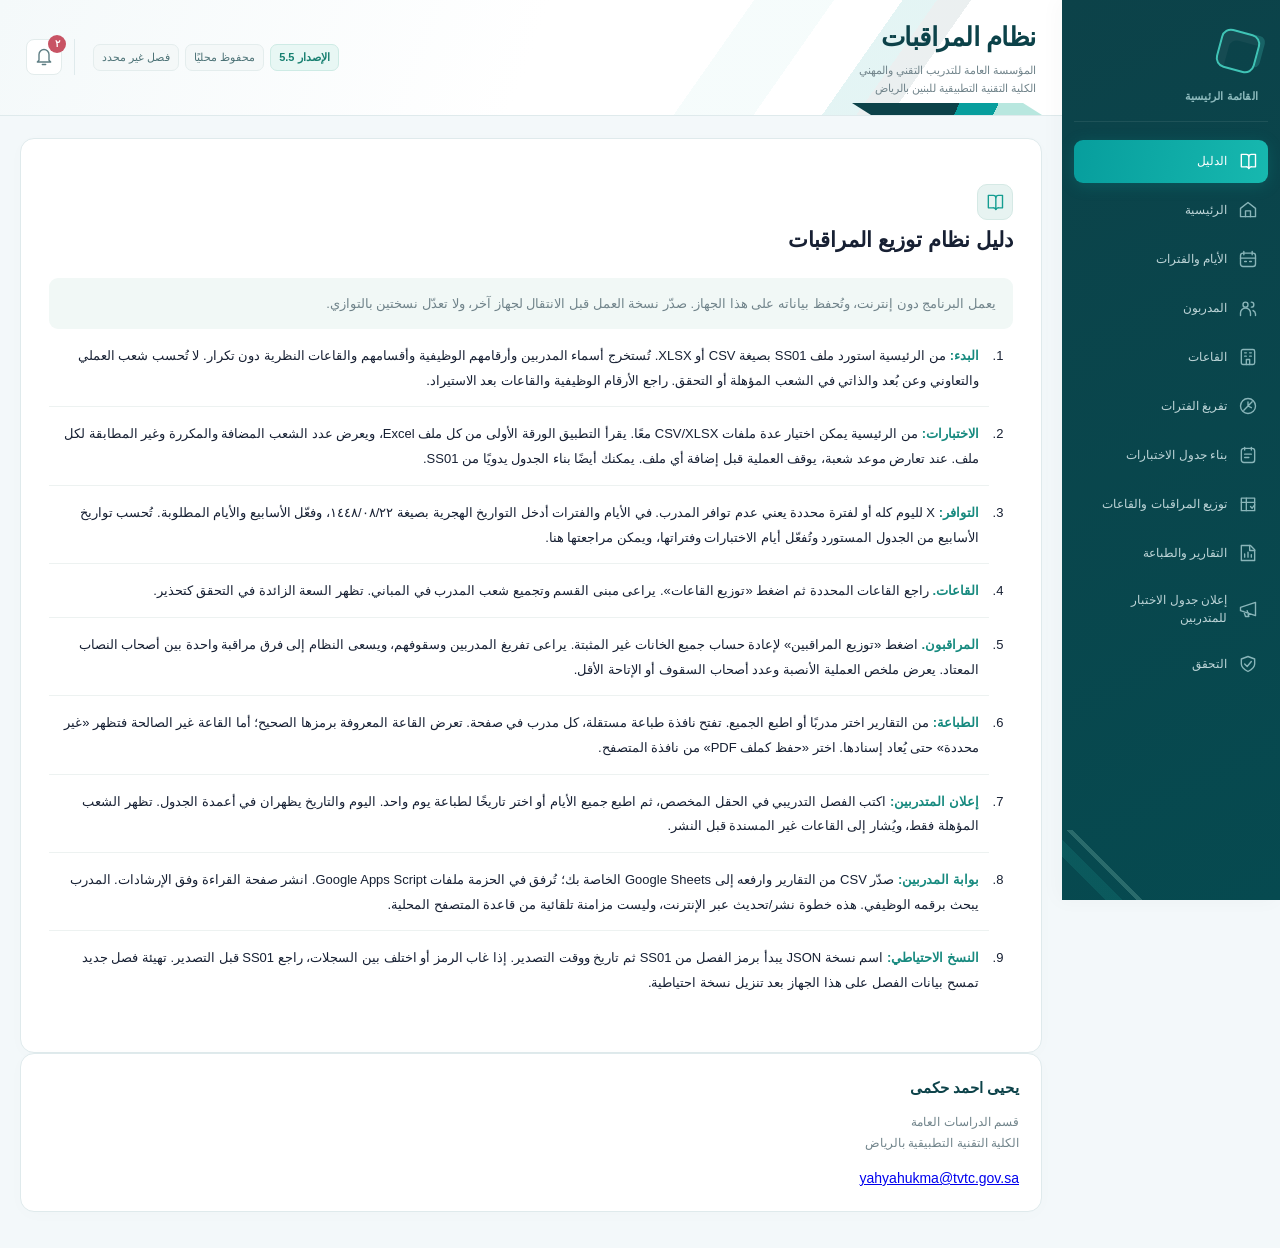
<file: index.html>
<!doctype html>
<html lang="ar" dir="rtl">
<head>
  <meta charset="utf-8">
  <meta name="viewport" content="width=device-width,initial-scale=1">
  <title>نظام المراقبات | الإصدار 5.5</title>
  <link rel="stylesheet" href="styles.css?v=5.5.5">
  <link rel="stylesheet" href="identity.css?v=5.5.5">
</head>
<body>
  <header class="topbar">
    <div>
      <h1>نظام المراقبات</h1>
      <p>المؤسسة العامة للتدريب التقني والمهني<br>الكلية التقنية التطبيقية للبنين بالرياض</p>
    </div>
    <div class="status"><span class="releaseBadge">الإصدار 5.5</span><span id="saveState">محفوظ محليًا</span><span id="termLabel">فصل غير محدد</span></div>
    <div class="headerTools"><button type="button" id="identityAlerts" class="iconButton" title="التحقق والإشعارات" aria-label="فتح التحقق والإشعارات"><span id="identityAlertCount"></span></button></div>
  </header>

  <div class="appLayout">
  <nav id="tabs" class="tabs">
    <div class="navLabel">القائمة الرئيسية</div>
    <button data-page="guide" class="active">الدليل</button>
    <button data-page="home">الرئيسية</button>
    <button data-page="periods">الأيام والفترات</button>
    <button data-page="trainers">المدربون</button>
    <button data-page="rooms">القاعات</button>
    <button data-page="availability">تفريغ الفترات</button>
    <button data-page="builder">بناء جدول الاختبارات</button>
    <button data-page="schedule">توزيع المراقبات والقاعات</button>
    <button data-page="reports">التقارير والطباعة</button>
    <button data-page="announcement">إعلان جدول الاختبار للمتدربين</button>
    <button data-page="audit">التحقق</button>
  </nav>

  <main>
    <section id="page-guide" class="page active">
      <div class="card guide"><h2>دليل نظام توزيع المراقبات</h2>
        <p>يعمل البرنامج دون إنترنت، وتُحفظ بياناته على هذا الجهاز. صدّر نسخة العمل قبل الانتقال لجهاز آخر، ولا تعدّل نسختين بالتوازي.</p>
        <ol>
          <li><strong>البدء:</strong> من الرئيسية استورد ملف SS01 بصيغة CSV أو XLSX. تُستخرج أسماء المدربين وأرقامهم الوظيفية وأقسامهم والقاعات النظرية دون تكرار. لا تُحسب شعب العملي والتعاوني وعن بُعد والذاتي في الشعب المؤهلة أو التحقق. راجع الأرقام الوظيفية والقاعات بعد الاستيراد.</li>
          <li><strong>الاختبارات:</strong> من الرئيسية يمكن اختيار عدة ملفات CSV/XLSX معًا. يقرأ التطبيق الورقة الأولى من كل ملف Excel، ويعرض عدد الشعب المضافة والمكررة وغير المطابقة لكل ملف. عند تعارض موعد شعبة، يوقف العملية قبل إضافة أي ملف. يمكنك أيضًا بناء الجدول يدويًا من SS01.</li>
          <li><strong>التوافر:</strong> X لليوم كله أو لفترة محددة يعني عدم توافر المدرب. في الأيام والفترات أدخل التواريخ الهجرية بصيغة ١٤٤٨/٠٨/٢٢، وفعّل الأسابيع والأيام المطلوبة. تُحسب تواريخ الأسابيع من الجدول المستورد وتُفعّل أيام الاختبارات وفتراتها، ويمكن مراجعتها هنا.</li>
          <li><strong>القاعات.</strong> راجع القاعات المحددة ثم اضغط «توزيع القاعات». يراعى مبنى القسم وتجميع شعب المدرب في المباني. تظهر السعة الزائدة في التحقق كتحذير.</li>
          <li><strong>المراقبون.</strong> اضغط «توزيع المراقبين» لإعادة حساب جميع الخانات غير المثبتة. يراعى تفريغ المدربين وسقوفهم، ويسعى النظام إلى فرق مراقبة واحدة بين أصحاب النصاب المعتاد. يعرض ملخص العملية الأنصبة وعدد أصحاب السقوف أو الإتاحة الأقل.</li>
          <li><strong>الطباعة:</strong> من التقارير اختر مدربًا أو اطبع الجميع. تفتح نافذة طباعة مستقلة، كل مدرب في صفحة. تعرض القاعة المعروفة برمزها الصحيح؛ أما القاعة غير الصالحة فتظهر «غير محددة» حتى يُعاد إسنادها. اختر «حفظ كملف PDF» من نافذة المتصفح.</li>
          <li><strong>إعلان المتدربين:</strong> اكتب الفصل التدريبي في الحقل المخصص، ثم اطبع جميع الأيام أو اختر تاريخًا لطباعة يوم واحد. اليوم والتاريخ يظهران في أعمدة الجدول. تظهر الشعب المؤهلة فقط، ويُشار إلى القاعات غير المسندة قبل النشر.</li>
          <li><strong>بوابة المدربين:</strong> صدّر CSV من التقارير وارفعه إلى Google Sheets الخاصة بك؛ تُرفق في الحزمة ملفات Google Apps Script. انشر صفحة القراءة وفق الإرشادات. المدرب يبحث برقمه الوظيفي. هذه خطوة نشر/تحديث عبر الإنترنت، وليست مزامنة تلقائية من قاعدة المتصفح المحلية.</li>
          <li><strong>النسخ الاحتياطي:</strong> اسم نسخة JSON يبدأ برمز الفصل من SS01 ثم تاريخ ووقت التصدير. إذا غاب الرمز أو اختلف بين السجلات، راجع SS01 قبل التصدير. تهيئة فصل جديد تمسح بيانات الفصل على هذا الجهاز بعد تنزيل نسخة احتياطية.</li>
        </ol>
      </div>
      <section class="card" aria-labelledby="guide-contact">
        <h3 id="guide-contact">يحيى احمد حكمى</h3>
        <p>قسم الدراسات العامة<br>الكلية التقنية التطبيقية بالرياض</p>
        <a dir="ltr" href="mailto:yahyahukma@tvtc.gov.sa">yahyahukma@tvtc.gov.sa</a>
      </section>
    </section>
    <section id="page-home" class="page">
      <div class="hero card">
        <div><h2>لوحة التشغيل</h2><p>استورد البيانات</p></div>
        <button id="resetBtn" class="danger">تهيئة فصل جديد</button>
      </div>
      <div class="grid metrics" id="metrics"></div>
      <div id="identityDashboard" class="identityDashboard" aria-label="الملخص البياني"></div>
      <div class="grid two">
        <article class="card">
          <h3>1. استيراد تقرير SS01</h3>
          <p>يدعم CSV وXLSX.</p>
          <label class="fileButton">اختيار ملف<input id="ss01File" type="file" accept=".csv,.xlsx"></label>
          <div id="ss01Info" class="info"></div>
        </article>
        <article class="card">
          <h3>2. استيراد جدول الاختبارات</h3>
          <p>تُطابق المقررات باستخدام رمز المقرر، وتُحدد أوقات الاختبارات وفق إعدادات البرنامج. يمكنك استيراد عدة ملفات CSV أو Excel دفعة واحدة؛ وسيُفحص كل ملف وتُعرض نتيجة فحصه قبل إضافته.</p>
          <label class="fileButton secondary">اختيار ملفات الاختبارات<input id="examFile" type="file" accept=".csv,.xlsx" multiple></label>
          <div id="examInfo" class="info"></div>
          <div id="examImportResult" class="importResult" role="status" aria-live="polite"></div>
        </article>
        <article class="card">
          <h3>3. نقل العمل بين الأجهزة</h3>
          <div class="actions"><button id="backupBtn">تصدير نسخة العمل</button><label class="fileButton light">استيراد نسخة<input id="restoreFile" type="file" accept=".json"></label></div>
          <p class="hint">صدّر النسخة قبل مغادرة الجهاز، ثم استوردها على الجهاز الآخر.</p>
        </article>
      </div>
    </section>

    <section id="page-builder" class="page">
      <div class="sectionHead"><div><h2>بناء جدول الاختبارات من SS01</h2><p>اختر الأسبوع واليوم؛ يظهر تاريخهما تلقائيًا. عند اختيار رمز المقرر تُعرض الشعب مباشرةً.</p></div></div>
      <div class="card"><div class="filters builderFilters">
        <label>الأسبوع <select id="buildWeek"></select></label>
        <label>اليوم <select id="buildDay"></select></label>
        <label>التاريخ الهجري <select id="buildDate" dir="ltr"></select></label>
        <label>الفترة <select id="buildPeriod"></select></label>
        <label>رمز المقرر <select id="buildCode"></select></label>
        <button id="buildAddBtn" class="primary">إضافة الشعب المحددة</button>
      </div><p id="buildInfo" class="info"></p></div>
      <div class="tableWrap"><table id="buildTable"><thead><tr><th><input id="buildSelectAll" type="checkbox" title="تحديد الكل"></th><th>مدرب المقرر</th><th>الرقم المرجعي</th><th>المقرر</th><th>القسم</th></tr></thead><tbody></tbody></table></div>
    </section>

    <section id="page-trainers" class="page">
      <div class="sectionHead"><div><h2>أسماء المدربين</h2><p>يُستبعد المدرب غير النشط من التوزيع. ويمكن السماح بالمراقبة أثناء اختبار المقرر لجميع المدربين أو وفق إعداد كل مدرب.</p></div><button id="addTrainerBtn">إضافة مدرب</button></div>
      <div class="filters"><input id="trainerSearch" type="search" placeholder="بحث باسم المدرب" aria-label="بحث باسم المدرب"><label>المراقبة وقت اختبار المقرر
        <select id="ownExamMonitoringMode"><option value="allow">السماح للجميع</option><option value="block">المنع للجميع</option><option value="individual">حسب إعداد كل مدرب</option></select></label></div>
      <div class="tableWrap"><table id="trainersTable"><colgroup><col style="width:12%"><col style="width:28%"><col style="width:22%"><col style="width:9%"><col style="width:8%"><col style="width:15%"><col style="width:6%"></colgroup><thead><tr><th>الرقم الوظيفي</th><th>الاسم</th><th>القسم</th><th>نشط</th><th>الحد الأعلى</th><th>لا مانع من المراقبة في فترة اختبار مقرره</th><th>المصدر</th></tr></thead><tbody></tbody></table></div>
    </section>

    <section id="page-availability" class="page">
      <div class="sectionHead"><div><h2>تفريغ الفترات</h2><p>الخانة الفارغة = متاح، وX = غير متاح. ثبّت المدرب من القائمة إذا أردت إبقاء تفريغه عند إعادة التعيين.</p></div><button id="resetAvailabilityBtn">إعادة تعيين التفريغ عدا المثبت</button></div>
      <div class="subtabs" role="tablist" aria-label="أقسام تفريغ الفترات"><button type="button" class="active" data-subtab="availability-edit">تحرير التفريغ</button><button type="button" data-subtab="availability-summary">قائمة المفرغين</button><button type="button" data-subtab="availability-leadership">القيادات الإشرافية ولجان الاختبار</button></div>
      <div id="availability-edit" class="subpanel active">
      <div class="filters"><label for="availabilityTrainer">المدرب <select id="availabilityTrainer"></select></label></div>
      <div id="availabilityGrid" class="availabilityGrid"></div>
      </div>
      <div id="availability-summary" class="subpanel">
      <h3>المدربون المفرغون وتفاصيل التفريغ</h3>
      <div class="tableWrap"><table id="availabilitySummary"><thead><tr><th>المدرب</th><th>الرقم الوظيفي</th><th>تفاصيل التفريغ</th><th>تثبيت التفريغ</th></tr></thead><tbody></tbody></table></div>
      </div>
      <div id="availability-leadership" class="subpanel">
       <div class="sectionHead"><h3>القيادات الإشرافية ولجان الاختبار</h3><button id="addLeadershipBtn" type="button" class="primary">+ إضافة قيادة أو عضو لجنة</button></div>
       <div id="leadershipForm" class="card" hidden>
        <label>اسم المدرب <select id="leadershipTrainer"></select></label>
        <label><input type="checkbox" id="leadershipManualToggle"> الاسم غير موجود — إدخال يدوي</label>
        <div id="leadershipManualFields" hidden><label>الاسم <input id="leadershipManualName" type="text"></label><label>الرقم الوظيفي (اختياري) <input id="leadershipManualId" type="text"></label></div>
        <label>المنصب <select id="leadershipRole"><option>عميد</option><option>وكيل تدريب</option><option>وكيل متدربين</option><option>وكيل جودة</option><option>عضو إرشاد</option><option>عضو لجنة</option></select></label>
        <label>الحد الأعلى للمراقبات <input id="leadershipLimit" type="number" min="0" value="3"></label>
        <button type="button" id="leadershipSaveBtn" class="primary">حفظ</button>
       </div>
       <div class="tableWrap"><table id="leadershipTable"><thead><tr><th>الاسم</th><th>الرقم الوظيفي</th><th>المنصب</th><th>القسم</th><th>الحد الأعلى</th><th>المسند</th><th>إجراء</th></tr></thead><tbody></tbody></table></div>
       <p>بعد ضمان أقصى تغطية، يعطي النظام القيادات أولوية التكليف ضمن سقف كل شخص، مع تفضيل الفترة الثالثة. يمنع تزامن العميد والوكلاء مع بعضهم، ويمنع تزامن أعضاء الإرشاد.</p><p>عدد المراقبات المحدد لعضو اللجنة النشط هو نصابه المستهدف في التوزيع الآلي. يُستبعد من أي فترة فيها اختبار لقسمه. إذا تعذّر بلوغ النصاب، يحفظ النظام التوزيع الممكن ويعرض العدد المسند والنقص.</p>
      </div>
    </section>

    <section id="page-rooms" class="page">
      <div class="sectionHead"><div><h2>القاعات</h2><p>أضف القاعات وعدّل أسماءها ورموزها وسعاتها. تُستبعد المعامل والمختبرات آليًا.</p></div><button id="addRoomBtn">إضافة قاعة</button></div>
      <details class="card departmentBuildingCard"><summary>المباني الأساسية للأقسام</summary><div id="departmentBuildings" class="filters"></div></details>
      <div class="filters"><input id="roomSearch" type="search" placeholder="بحث باسم القاعة أو رمزها" aria-label="بحث القاعات"></div>
      <div class="tableWrap"><table id="roomsTable"><thead><tr><th>اسم القاعة</th><th>الرمز الأصلي</th><th>السعة</th><th>المصدر</th></tr></thead><tbody></tbody></table></div>
    </section>

    <section id="page-periods" class="page">
      <div class="sectionHead"><div><h2>الأيام والفترات</h2><p>يمكن تفعيل الأيام والفترات وإدخال الأوقات بصيغة 12 ساعة.</p></div></div>
      <div class="grid two">
        <article class="card"><h3>الفترات</h3><div id="periodEditor"></div></article>
        <article class="card"><h3>الأسابيع والأيام</h3><label class="selectAll"><input id="selectAllDays" type="checkbox"> تحديد جميع الأسابيع والأيام</label><div id="dayEditor"></div></article>
      </div>
    </section>

    <section id="page-schedule" class="page">
      <div class="scheduleModernHead">
        <div class="scheduleModernIntro"><span class="scheduleModernSymbol" aria-hidden="true"><svg class="scheduleBtnIcon" aria-hidden="true" viewBox="0 0 24 24" fill="none" stroke="currentColor" stroke-width="1.8" stroke-linecap="round" stroke-linejoin="round"><path d="M9 12l2 2 4-4"/><path d="M12 2a10 10 0 1 1-10 10A10 10 0 0 1 12 2Z"/></svg></span><div><h2>توزيع المراقبات والقاعات</h2><p>تُحفظ التثبيتات عند إعادة توزيع القاعات والمراقبين.</p></div></div>
        <div class="scheduleActionRows" aria-label="عمليات توزيع المراقبات والقاعات">
          <div class="scheduleModernCaption">عمليات التوزيع</div>
          <div class="scheduleModernPrimary"><button type="button" id="assignMonitorsBtn" class="actionGreen scheduleModernMain"><svg class="scheduleBtnIcon" aria-hidden="true" viewBox="0 0 24 24" fill="none" stroke="currentColor" stroke-width="1.8" stroke-linecap="round" stroke-linejoin="round"><circle cx="9" cy="8" r="3"/><path d="M3 20v-2a6 6 0 0 1 12 0v2M17 5a3 3 0 0 1 0 6m2 9v-2a6 6 0 0 0-3-5"/></svg><span>توزيع المراقبين</span></button><button type="button" id="assignRoomsBtn" class="actionGreen scheduleModernMain"><svg class="scheduleBtnIcon" aria-hidden="true" viewBox="0 0 24 24" fill="none" stroke="currentColor" stroke-width="1.8" stroke-linecap="round" stroke-linejoin="round"><rect x="4" y="3" width="16" height="18" rx="2"/><path d="M9 7h1m4 0h1M9 11h1m4 0h1M9 15h1m4 0h1M10 21v-4h4v4"/></svg><span>توزيع القاعات</span></button></div>
          <div class="scheduleModernCaption">التحقق</div>
          <button type="button" id="scheduleAuditBtn" class="actionYellow scheduleModernAlt"><svg class="scheduleBtnIcon" aria-hidden="true" viewBox="0 0 24 24" fill="none" stroke="currentColor" stroke-width="1.8" stroke-linecap="round" stroke-linejoin="round"><path d="M9 12l2 2 4-4"/><path d="M12 2a10 10 0 1 1-10 10A10 10 0 0 1 12 2Z"/></svg><span>فحص الجدول</span></button>
          <div class="scheduleModernCaption scheduleModernResetCaption">إعادة التعيين</div>
          <div class="scheduleModernReset"><button type="button" id="scheduleResetMonitorsBtn" class="actionRed scheduleModernDanger"><svg class="scheduleBtnIcon" aria-hidden="true" viewBox="0 0 24 24" fill="none" stroke="currentColor" stroke-width="1.8" stroke-linecap="round" stroke-linejoin="round"><path d="M3 11a9 9 0 1 1 2.6 6.4M3 4v7h7"/></svg><span>إعادة تعيين المراقبين</span></button><button type="button" id="clearRoomsBtn" class="actionRed scheduleModernDanger"><svg class="scheduleBtnIcon" aria-hidden="true" viewBox="0 0 24 24" fill="none" stroke="currentColor" stroke-width="1.8" stroke-linecap="round" stroke-linejoin="round"><path d="M3 11a9 9 0 1 1 2.6 6.4M3 4v7h7"/></svg><span>إعادة تعيين القاعات</span></button></div>
        </div>
      </div>
      <div id="distributionStatus" class="distributionStatus" role="status" aria-live="polite" hidden></div>
      <div class="filters"><input id="scheduleSearch" placeholder="بحث بالمقرر أو الشعبة أو المدرب"><select id="scheduleDayFilter"><option value="">كل الأيام</option></select></div>
      <div id="scheduleAuditPanel" class="card scheduleAuditPanel" hidden aria-live="polite"></div>
      <div class="tableWrap wide"><table id="scheduleTable"><thead><tr><th>اليوم</th><th>التاريخ</th><th>الفترة</th><th>الوقت</th><th>المقرر</th><th>الشعبة</th><th>القسم</th><th>مدرب المقرر</th><th>القاعة<div id="roomPinHeader"></div></th><th>المراقب الأول</th><th>المراقب الثاني<div id="monitorsPinHeader"></div></th><th>حالة التوزيع</th></tr></thead><tbody></tbody></table></div>
    </section>

    <section id="page-reports" class="page">
      <div class="sectionHead"><div><h2>التقارير والطباعة</h2><p>الطباعة تشمل المدربين النشطين الذين لديهم مراقبات فقط.</p></div></div>
      <div class="subtabs" role="tablist" aria-label="أنواع التقارير"><button type="button" class="active" data-subtab="report-summary">ملخص المراقبات</button><button type="button" data-subtab="report-trainers">جداول المدربين</button><button type="button" data-subtab="report-monitoring">جدول المراقبة العام</button><button type="button" data-subtab="report-available-trainers">المدربون المتاحون</button><button type="button" data-subtab="report-available-rooms">القاعات المتاحة</button><button type="button" data-subtab="report-portal">بوابة المدربين</button></div>
      <div id="report-summary" class="subpanel active"><article class="card"><h3>ملخص التوزيع</h3><div id="trainerAverage"></div><div id="trainerCounts"></div></article></div><div id="report-trainers" class="subpanel">
      <div class="grid two">
        <article class="card"><h3>جدول مدرب</h3><select id="reportTrainer"></select><label class="printModeLabel">صيغة الطباعة <select id="trainerPrintMode"><option value="traditional">الجدول التقليدي</option><option value="matrix">جدول الفترات الأفقي</option></select></label><div class="actions"><button id="printTrainerBtn">طباعة المحدد</button><button id="printAllBtn" class="primary">طباعة جميع الجداول</button></div></article>
        
      </div>
      <div id="reportPreview" class="reportPreview"></div>
      </div>
      <div id="report-monitoring" class="subpanel">
      <div class="grid two">
        <article class="card"><h3>جدول المراقبة العام</h3><button id="printMonitoringReportBtn" class="primary">طباعة جدول المراقبة / حفظ PDF</button></article>
      </div>
      <div id="monitoringReportPreview" class="tableWrap"></div>
      </div>
      <div id="report-available-trainers" class="subpanel"><article class="card"><h3>المدربون المتاحون</h3><div class="reportFilters"><label>اليوم والتاريخ<select id="availableTrainerDay"></select></label><label>الفترة<select id="availableTrainerPeriod"></select></label><label>المدرب<select id="availableTrainerName"></select></label></div><div class="actions"><button type="button" id="previewAvailableTrainersBtn" aria-controls="availableTrainersPreview">معاينة</button><button id="printAvailableTrainersBtn" class="primary">طباعة المدربين المتاحين / PDF</button></div></article><div id="availableTrainersPreview" class="tableWrap freeReportPreview" hidden></div></div>
      <div id="report-available-rooms" class="subpanel"><article class="card"><h3>القاعات المتاحة</h3><div class="reportFilters"><label>اليوم والتاريخ<select id="availableRoomDay"></select></label><label>الفترة<select id="availableRoomPeriod"></select></label><label>القاعة<select id="availableRoomName"></select></label></div><div class="actions"><button type="button" id="previewAvailableRoomsBtn" aria-controls="availableRoomsPreview">معاينة</button><button id="printAvailableRoomsBtn" class="primary">طباعة القاعات المتاحة / PDF</button></div></article><div id="availableRoomsPreview" class="tableWrap freeReportPreview" hidden></div></div>
      <div id="report-portal" class="subpanel">
      <div class="grid two">
        <article class="card"><h3>بوابة المدربين عبر Google</h3><p>صدّر بيانات المراقبات بصيغة CSV واستوردها في ورقة «مراقبات» في Google Sheets. تعليمات النشر والسكريبت في المجلد المرفق.</p><button id="portalExportBtn">تصدير CSV للبوابة</button></article>
      </div>
      </div>
    </section>

    <section id="page-announcement" class="page">
      <div class="sectionHead"><div><h2>إعلان جدول الاختبار للمتدربين</h2></div></div>
      <div class="card announcementControls"><label for="announcementTerm">الفصل التدريبي <input id="announcementTerm" type="text" placeholder="مثال: الفصل الأول 1448" autocomplete="off"></label><button id="printAnnouncementBtn" class="primary">طباعة كل الأيام / حفظ PDF</button><label for="announcementDate">اليوم المعروض <select id="announcementDate"><option value="">اختر التاريخ</option></select></label><button id="printAnnouncementDayBtn">طباعة اليوم المحدد / حفظ PDF</button><span id="announcementInfo" class="info"></span></div>
      <div class="card instructionsEditor"><label for="announcementInstructions">تعليمات الاختبار</label><p>أضف التعليمات التي تريد ظهورها أسفل جدول الاختبارات لكل يوم عند الطباعة.</p><textarea id="announcementInstructions" rows="6" placeholder="اكتب تعليمات الاختبار هنا…"></textarea></div>
      <div id="announcementPreview" class="announcementPreview"></div>
    </section>

    <section id="page-audit" class="page">
      <div class="sectionHead"><div><h2>التحقق والأخطاء</h2></div><button id="runAuditBtn">إعادة الفحص</button></div>
      <div id="auditSummary" class="grid metrics"></div>
      <div class="filters"><label>نوع المشكلة <select id="auditCategory"><option value="">جميع الأنواع</option><option value="القاعات">القاعات</option><option value="المدربون">المدربون والمراقبون</option><option value="الشعب">الشعب والجدولة</option></select></label><label>المستوى <select id="auditLevel"><option value="">الكل</option><option value="خطأ">أخطاء</option><option value="تحذير">تحذيرات</option></select></label><label><input type="checkbox" id="showAuditExceptions"> إظهار الاستثناءات لإلغائها</label></div>
      <div class="tableWrap"><table id="auditTable"><thead><tr><th>المستوى</th><th>النوع</th><th>التفاصيل</th><th>الإجراء</th></tr></thead><tbody></tbody></table></div>
    </section>
  </main>
  </div>

  <dialog id="editDialog"><form method="dialog"><h3 id="dialogTitle">تعديل</h3><div id="dialogFields"></div><div class="dialogActions"><button value="cancel">إلغاء</button><button id="dialogSave" value="default" class="primary">حفظ</button></div></form></dialog>
  <div id="toast" class="toast"></div>
  <script src="vendor/highs-runtime.js"></script>
  <script src="vendor/jspdf.umd.min.js"></script>
  <script src="optimizer.js?v=5.5.17"></script>
  <script src="distribution.js?v=5.5.17"></script>
  <script src="app.js?v=5.5.16"></script>
  <script src="identity.js?v=5.5.4"></script>
</body>
</html>
</file>
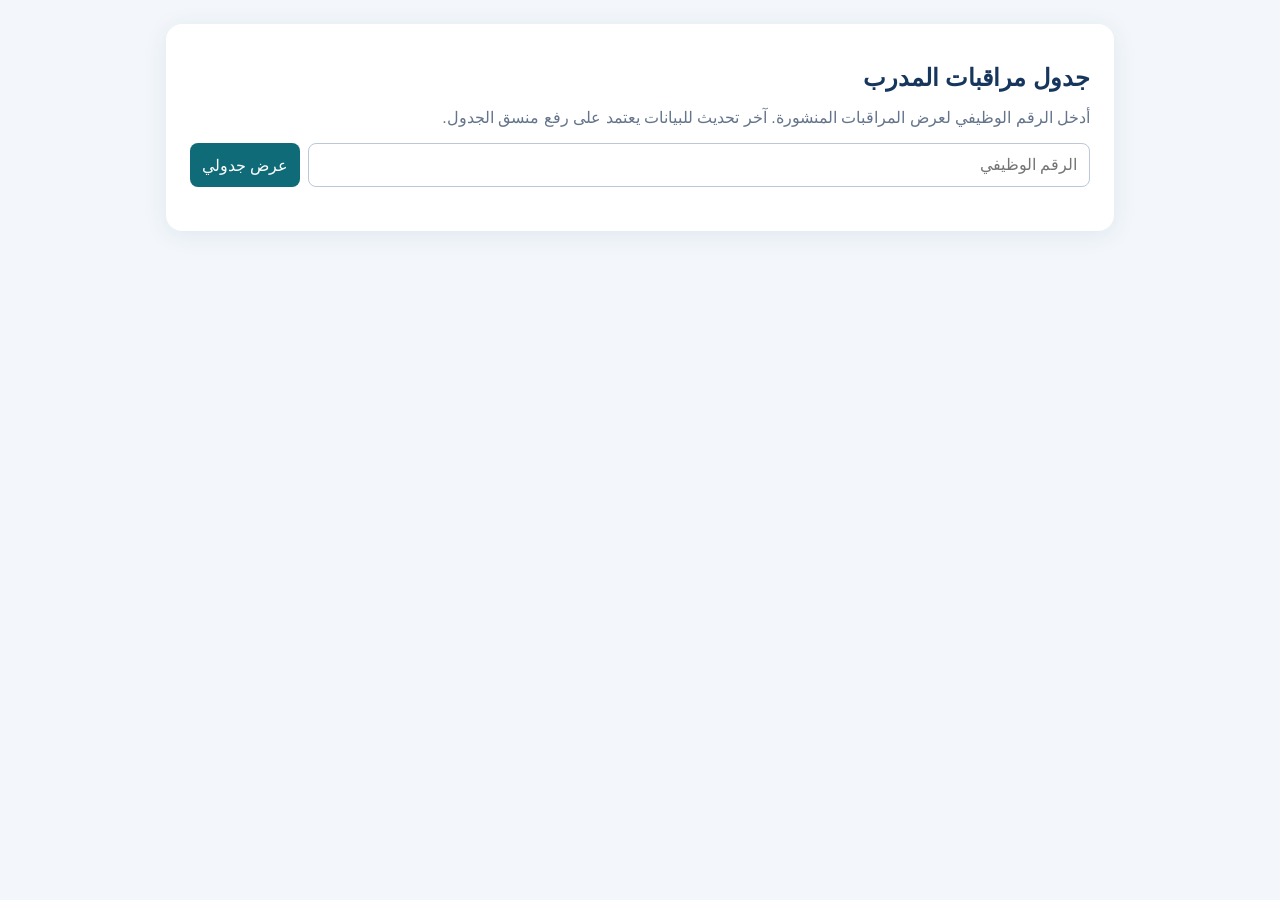
<file: google_apps_script/Index.html>
<!doctype html><html lang="ar" dir="rtl"><head><meta charset="utf-8"><meta name="viewport" content="width=device-width,initial-scale=1"><style>
body{font-family:Tahoma,Arial,sans-serif;background:#f3f7fb;color:#172033;margin:0;padding:24px}.panel{max-width:900px;margin:auto;background:#fff;padding:24px;border-radius:16px;box-shadow:0 4px 24px #17365d16}h1{color:#17365d;font-size:24px}form{display:flex;gap:8px;flex-wrap:wrap}input,button{font:inherit;padding:12px;border-radius:8px}input{border:1px solid #bbc8d8;flex:1;min-width:180px}button{border:0;color:#fff;background:#0f6b78;cursor:pointer}table{width:100%;border-collapse:collapse;margin-top:18px}th,td{border-bottom:1px solid #d8e1ed;text-align:right;padding:10px}th{background:#eaf1f8}.wrap{overflow:auto}.muted{color:#64748b}
</style></head><body><main class="panel"><h1>جدول مراقبات المدرب</h1><p class="muted">أدخل الرقم الوظيفي لعرض المراقبات المنشورة. آخر تحديث للبيانات يعتمد على رفع منسق الجدول.</p><form id="lookup"><input id="employeeId" inputmode="numeric" autocomplete="off" placeholder="الرقم الوظيفي" aria-label="الرقم الوظيفي" required><button type="submit">عرض جدولي</button></form><p id="message" role="status"></p><h2 id="trainerName"></h2><div class="wrap"><table id="result" hidden><thead><tr><th>القسم</th><th>اليوم</th><th>التاريخ</th><th>الفترة</th><th>الوقت</th><th>المقرر</th><th>الشعبة</th><th>القاعة</th></tr></thead><tbody></tbody></table></div></main><script>
const form=document.getElementById('lookup'),message=document.getElementById('message'),table=document.getElementById('result'),body=table.querySelector('tbody');
form.addEventListener('submit',event=>{event.preventDefault();message.textContent='جارٍ البحث…';table.hidden=true;body.replaceChildren();document.getElementById('trainerName').textContent='';
  google.script.run.withSuccessHandler(result=>{message.textContent=result.rows.length?'': 'لا توجد مراقبات منشورة لهذا الرقم.';if(!result.rows.length)return;document.getElementById('trainerName').textContent=result.name;
    result.rows.forEach(row=>{const tr=document.createElement('tr');row.forEach((value,index)=>{const td=document.createElement('td');td.textContent=value;if(index===2)td.dir='ltr';tr.appendChild(td)});body.appendChild(tr)});table.hidden=false;
  }).withFailureHandler(error=>{message.textContent=error.message||'تعذر تحميل البيانات.'}).getSchedule(document.getElementById('employeeId').value);
});
</script></body></html>
</file>
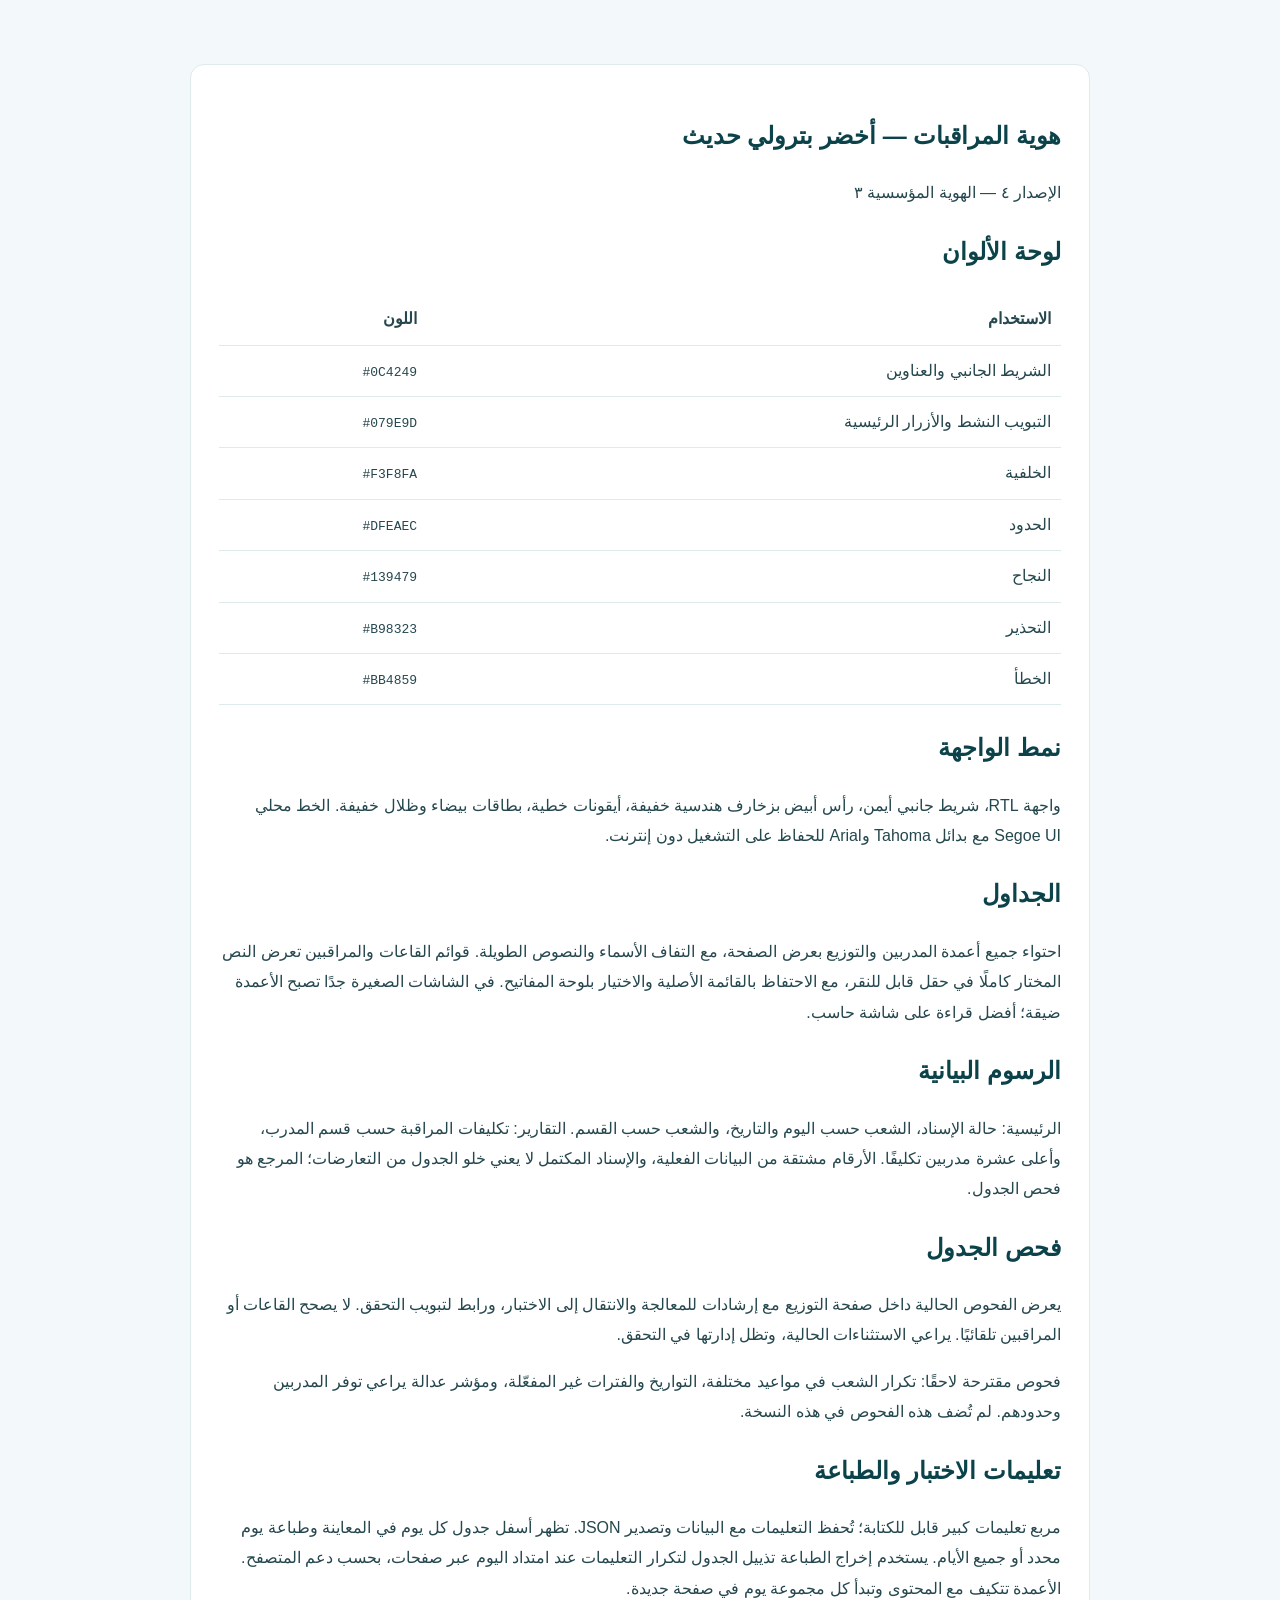
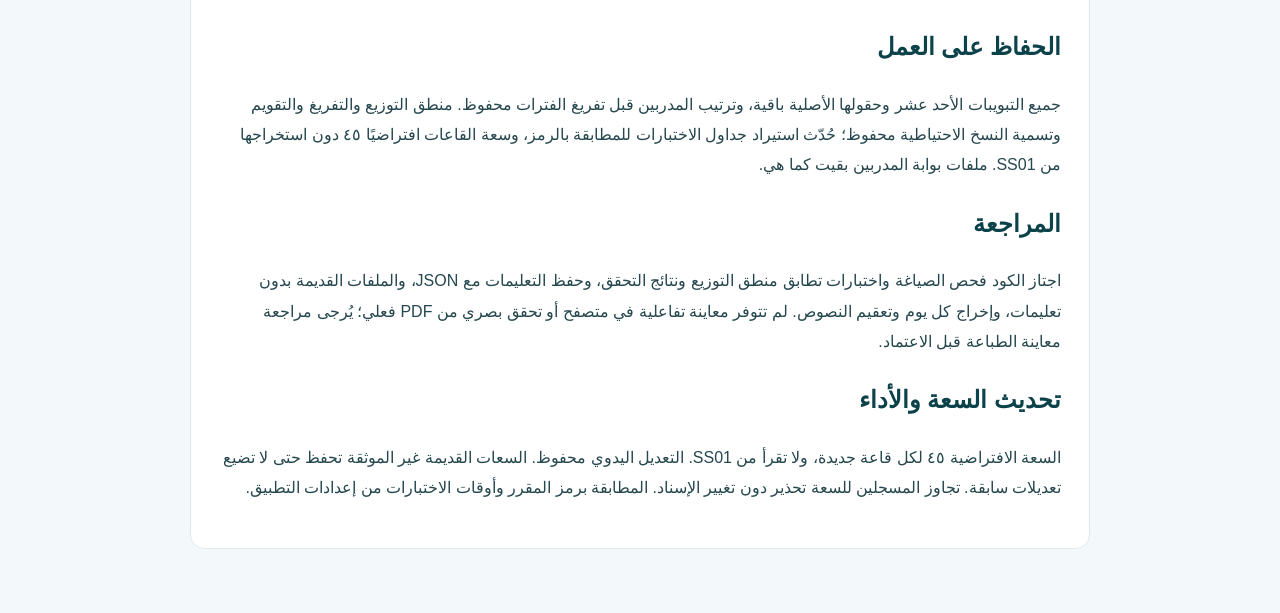
<file: دليل_الهوية.html>
<!doctype html><html lang="ar" dir="rtl"><meta charset="utf-8"><title>دليل الهوية — نظام المراقبات</title><style>body{font-family:Tahoma,Arial;background:#f3f8fa;color:#25474e;margin:40px auto;padding:24px;max-width:900px;line-height:1.9}article{background:white;border:1px solid #dfeaec;border-radius:14px;padding:28px}h1,h2{color:#0c4249}table{width:100%;border-collapse:collapse}td,th{text-align:right;padding:10px;border-bottom:1px solid #dfeaec}code{direction:ltr;display:inline-block}</style><article><h1>هوية المراقبات — أخضر بترولي حديث</h1><p>الإصدار ٤ — الهوية المؤسسية ٣</p><h2>لوحة الألوان</h2><table><tr><th>الاستخدام</th><th>اللون</th></tr><tr><td>الشريط الجانبي والعناوين</td><td><code>#0C4249</code></td></tr><tr><td>التبويب النشط والأزرار الرئيسية</td><td><code>#079E9D</code></td></tr><tr><td>الخلفية</td><td><code>#F3F8FA</code></td></tr><tr><td>الحدود</td><td><code>#DFEAEC</code></td></tr><tr><td>النجاح</td><td><code>#139479</code></td></tr><tr><td>التحذير</td><td><code>#B98323</code></td></tr><tr><td>الخطأ</td><td><code>#BB4859</code></td></tr></table><h2>نمط الواجهة</h2><p>واجهة RTL، شريط جانبي أيمن، رأس أبيض بزخارف هندسية خفيفة، أيقونات خطية، بطاقات بيضاء وظلال خفيفة. الخط محلي Segoe UI مع بدائل Tahoma وArial للحفاظ على التشغيل دون إنترنت.</p><h2>الجداول</h2><p>احتواء جميع أعمدة المدربين والتوزيع بعرض الصفحة، مع التفاف الأسماء والنصوص الطويلة. قوائم القاعات والمراقبين تعرض النص المختار كاملًا في حقل قابل للنقر، مع الاحتفاظ بالقائمة الأصلية والاختيار بلوحة المفاتيح. في الشاشات الصغيرة جدًا تصبح الأعمدة ضيقة؛ أفضل قراءة على شاشة حاسب.</p><h2>الرسوم البيانية</h2><p>الرئيسية: حالة الإسناد، الشعب حسب اليوم والتاريخ، والشعب حسب القسم. التقارير: تكليفات المراقبة حسب قسم المدرب، وأعلى عشرة مدربين تكليفًا. الأرقام مشتقة من البيانات الفعلية، والإسناد المكتمل لا يعني خلو الجدول من التعارضات؛ المرجع هو فحص الجدول.</p><h2>فحص الجدول</h2><p>يعرض الفحوص الحالية داخل صفحة التوزيع مع إرشادات للمعالجة والانتقال إلى الاختبار، ورابط لتبويب التحقق. لا يصحح القاعات أو المراقبين تلقائيًا. يراعي الاستثناءات الحالية، وتظل إدارتها في التحقق.</p><p>فحوص مقترحة لاحقًا: تكرار الشعب في مواعيد مختلفة، التواريخ والفترات غير المفعّلة، ومؤشر عدالة يراعي توفر المدربين وحدودهم. لم تُضف هذه الفحوص في هذه النسخة.</p><h2>تعليمات الاختبار والطباعة</h2><p>مربع تعليمات كبير قابل للكتابة؛ تُحفظ التعليمات مع البيانات وتصدير JSON. تظهر أسفل جدول كل يوم في المعاينة وطباعة يوم محدد أو جميع الأيام. يستخدم إخراج الطباعة تذييل الجدول لتكرار التعليمات عند امتداد اليوم عبر صفحات، بحسب دعم المتصفح. الأعمدة تتكيف مع المحتوى وتبدأ كل مجموعة يوم في صفحة جديدة.</p><h2>الحفاظ على العمل</h2><p>جميع التبويبات الأحد عشر وحقولها الأصلية باقية، وترتيب المدربين قبل تفريغ الفترات محفوظ. منطق التوزيع والتفريغ والتقويم وتسمية النسخ الاحتياطية محفوظ؛ حُدّث استيراد جداول الاختبارات للمطابقة بالرمز، وسعة القاعات افتراضيًا ٤٥ دون استخراجها من SS01. ملفات بوابة المدربين بقيت كما هي.</p><h2>المراجعة</h2><p>اجتاز الكود فحص الصياغة واختبارات تطابق منطق التوزيع ونتائج التحقق، وحفظ التعليمات مع JSON، والملفات القديمة بدون تعليمات، وإخراج كل يوم وتعقيم النصوص. لم تتوفر معاينة تفاعلية في متصفح أو تحقق بصري من PDF فعلي؛ يُرجى مراجعة معاينة الطباعة قبل الاعتماد.</p><h2>تحديث السعة والأداء</h2><p>السعة الافتراضية ٤٥ لكل قاعة جديدة، ولا تقرأ من SS01. التعديل اليدوي محفوظ. السعات القديمة غير الموثقة تحفظ حتى لا تضيع تعديلات سابقة. تجاوز المسجلين للسعة تحذير دون تغيير الإسناد. المطابقة برمز المقرر وأوقات الاختبارات من إعدادات التطبيق.</p></article></html>
</file>
<file: styles.css>
:root{--navy:#17365d;--teal:#0f6b78;--blue:#4472c4;--orange:#c65911;--bg:#f4f7fb;--line:#d8e1ed;--text:#172033;--muted:#64748b;--danger:#b42318;--ok:#067647}*{box-sizing:border-box}body{margin:0;background:var(--bg);color:var(--text);font-family:"Segoe UI",Tahoma,Arial,sans-serif}.topbar{display:flex;justify-content:space-between;align-items:center;padding:20px 32px;background:linear-gradient(120deg,var(--navy),#244f7d);color:#fff}.topbar h1{margin:0 0 6px;font-size:26px}.topbar p{margin:0;color:#dce8f6}.status{display:flex;gap:10px;flex-wrap:wrap}.status span{background:#ffffff1f;border:1px solid #ffffff35;padding:8px 12px;border-radius:20px}.tabs{display:flex;gap:6px;padding:10px 18px;background:#fff;border-bottom:1px solid var(--line);overflow:auto;position:sticky;top:0;z-index:5}.tabs button{white-space:nowrap;border:0;background:transparent;padding:10px 14px;border-radius:8px;color:#334155;font-weight:700;cursor:pointer}.tabs button.active{background:#e7f4f6;color:var(--teal)}main{padding:22px;max-width:1700px;margin:auto}.page{display:none}.page.active{display:block}.card{background:#fff;border:1px solid var(--line);border-radius:14px;padding:20px;box-shadow:0 2px 7px #1720330a}.hero,.sectionHead{display:flex;justify-content:space-between;align-items:center;gap:18px;margin-bottom:18px}.hero h2,.sectionHead h2{margin:0 0 6px}.hero p,.sectionHead p,.card p{color:var(--muted);margin:4px 0 12px}.grid{display:grid;gap:16px}.grid.two{grid-template-columns:repeat(2,minmax(0,1fr))}.metrics{grid-template-columns:repeat(5,minmax(150px,1fr));margin-bottom:16px}.metric{background:#fff;border:1px solid var(--line);border-radius:12px;padding:16px}.metric strong{display:block;font-size:26px;color:var(--navy)}button,.fileButton,select,input{font:inherit}button,.fileButton{border:1px solid #b8c5d6;background:#fff;color:#26354d;padding:9px 14px;border-radius:8px;cursor:pointer;font-weight:700}.primary,.fileButton{background:var(--teal);color:#fff;border-color:var(--teal)}.secondary{background:var(--blue);border-color:var(--blue)}.light{background:#eef3f8;color:var(--navy)}.danger{background:#fff2f0;color:var(--danger);border-color:#f4b8b2}.fileButton input{display:none}.actions,.filters{display:flex;gap:10px;align-items:center;flex-wrap:wrap}.filters{margin:12px 0}.filters input,.filters select,select,input[type=text],input[type=number],input[type=date],input[type=time]{border:1px solid #bdc9d8;border-radius:8px;padding:9px 10px;background:#fff;min-width:180px}.info,.hint{font-size:13px;color:var(--muted);margin-top:10px}.tableWrap{overflow:auto;background:#fff;border:1px solid var(--line);border-radius:12px}.tableWrap.wide{max-height:68vh}table{border-collapse:collapse;width:100%;font-size:14px}th{background:var(--navy);color:#fff;position:sticky;top:0;z-index:1}th,td{padding:9px 10px;border-bottom:1px solid #e4eaf2;text-align:right;white-space:nowrap}tbody tr:nth-child(even){background:#f7fafc}td input,td select{min-width:110px;max-width:180px;padding:6px;border:1px solid #cbd5e1;border-radius:6px;background:#fff}.source{color:var(--muted);font-size:12px}.availabilityGrid{display:grid;gap:14px}.dayCard{background:#fff;border:1px solid var(--line);border-radius:12px;overflow:hidden}.dayTitle{display:flex;justify-content:space-between;align-items:center;background:#eaf1f8;padding:12px 16px;font-weight:800}.slots{display:grid;grid-template-columns:repeat(3,1fr);gap:1px;background:var(--line)}.slot{background:#fff;padding:13px;text-align:center}.slot input{transform:scale(1.3);margin-left:8px}.periodRow,.dayRow{display:grid;grid-template-columns:60px 1fr 1fr;gap:10px;align-items:center;margin:10px 0}.dayRow{grid-template-columns:60px 1fr 1fr 1fr}.audit-error{color:#b42318}.audit-warning{color:#b54708}.audit-ok{color:#067647}.reportPreview{margin-top:18px}.trainerSheet{background:#fff;border:1px solid var(--line);padding:24px;margin:0 auto 18px;max-width:900px;page-break-after:always}.trainerSheet h2{text-align:center;color:var(--navy)}.trainerMeta{display:flex;justify-content:space-between;border:1px solid var(--line);padding:10px;margin-bottom:12px}.toast{position:fixed;left:24px;bottom:24px;background:#172033;color:#fff;padding:12px 16px;border-radius:9px;opacity:0;transform:translateY(12px);transition:.2s;pointer-events:none}.toast.show{opacity:1;transform:none}dialog{border:0;border-radius:14px;padding:0;box-shadow:0 20px 70px #0004;min-width:min(520px,92vw)}dialog form{padding:22px}.field{display:grid;gap:6px;margin:12px 0}.dialogActions{display:flex;justify-content:flex-start;gap:10px;margin-top:18px}@media(max-width:900px){.grid.two,.metrics{grid-template-columns:1fr}.topbar,.hero,.sectionHead{align-items:flex-start;flex-direction:column}.slots{grid-template-columns:1fr}}@media print{body{background:#fff}.topbar,.tabs,.sectionHead,.grid.two,.filters,.toast{display:none!important}main{padding:0}.page{display:none!important}#page-reports{display:block!important}.reportPreview{margin:0}.trainerSheet{border:0;margin:0;max-width:none;padding:8mm;page-break-after:always}.trainerSheet:last-child{page-break-after:auto}.trainerSheet table{font-size:11pt}button{display:none!important}}
.guide{max-width:1100px;margin:auto;line-height:1.85}.guide li{margin:10px 0}.builderFilters label{display:grid;gap:5px}.builderFilters input{border:1px solid #bdc9d8;border-radius:8px;padding:9px 10px;min-width:160px}.weekHeading{background:#eaf1f8;border-radius:8px;padding:8px;margin-top:14px}.selectAll{display:block;border-bottom:1px solid var(--line);padding-bottom:10px}.dayRow input[type=text]{min-width:130px;width:100%;direction:ltr;text-align:center}.dayRow span:last-child{font-size:12px;color:var(--muted)}
.averageBox{background:#eaf4f5;color:var(--navy);padding:12px;border-radius:8px;font-weight:700;margin:10px 0}
.announcementControls{display:flex;align-items:center;gap:14px;flex-wrap:wrap}.announcementControls label{display:flex;align-items:center;gap:9px}.announcementPreview{margin-top:18px}.announcementSheet{background:#fff;border:1px solid var(--line);border-radius:12px;padding:24px;margin:0 0 18px;overflow:auto}.announcementBrand{font-weight:700;color:var(--teal)}.announcementSheet h2{text-align:center;color:var(--navy);margin:6px 0}.announcementTerm{text-align:center;color:var(--muted)}.announcementDay{display:flex;justify-content:space-between;background:#e8f3f6;border-right:5px solid var(--teal);padding:10px 14px;margin:16px 0;font-size:18px}.announcementSheet table{table-layout:fixed;min-width:850px}.announcementSheet th,.announcementSheet td{white-space:normal;overflow-wrap:anywhere;vertical-align:middle}.announcementSheet th:nth-child(1){width:7%}.announcementSheet th:nth-child(2){width:10%}.announcementSheet th:nth-child(3){width:11%}.announcementSheet th:nth-child(4){width:11%}.announcementSheet th:nth-child(5){width:18%}.announcementSheet th:nth-child(6){width:11%}.announcementSheet th:nth-child(7){width:10%}.announcementSheet th:nth-child(8){width:12%}.announcementSheet th:nth-child(9){width:10%}.ltrCell bdi,.announcementDay bdi{direction:ltr;unicode-bidi:isolate}.missingRoom{color:#a33a26;font-weight:700}.announcementFoot{color:var(--muted);font-size:12px;margin-bottom:0}

#scheduleTable textarea{min-width:260px;width:100%;min-height:70px;resize:both;line-height:1.5}#scheduleTable .scheduleTime{min-width:96px;white-space:nowrap}#trainerSearch{width:min(100%,360px)}#roomsTable tr[hidden],#trainersTable tr[hidden]{display:none}
#scheduleTable .autoNotes{min-width:260px;max-width:420px;white-space:normal;line-height:1.6;padding:8px 10px;background:#f2f7fa;border-radius:7px}.trainerReminder{text-align:center;font-weight:700;color:var(--navy);margin:14px 0 0}.exceptedRow{opacity:.72;background:#f3f5f7}#auditTable button{white-space:nowrap}#showAuditExceptions{width:auto}
#availabilitySummary{min-width:750px}#availabilitySummary td:nth-child(3){min-width:320px}.availabilityDetail{padding:4px 0;border-bottom:1px solid var(--line);line-height:1.5}.availabilityDetail:last-child{border:0}#availabilitySummary [data-pin-availability]{width:18px;height:18px}.announcementControls #announcementTerm{min-width:240px;max-width:100%}

.releaseBadge{display:inline-block;background:#e2f3ed;color:#145a43;border:1px solid #a7d5c4;padding:5px 9px;border-radius:8px;font-size:12px;font-weight:700}

#trainersTable [data-f="allowOwnExamMonitoring"]{width:18px;height:18px}#trainersTable th:nth-child(6){min-width:185px}
#monitoringReportPreview{margin:18px 0}.monitoringSheet{background:#fff;border:1px solid var(--line);border-radius:12px;padding:18px;min-width:850px}.monitoringSheet h2{text-align:center;margin:2px 0 6px;color:var(--navy)}.monitoringCount{text-align:center;color:var(--muted);margin:0 0 12px}.monitoringSheet table{width:100%;table-layout:fixed;border-collapse:collapse;font-size:12px}.monitoringSheet th,.monitoringSheet td{border:1px solid var(--line);padding:7px;text-align:right;vertical-align:top;overflow-wrap:anywhere}.monitoringSheet th{background:#e9eff7}

/* هوية المراقبات — أخضر بترولي حديث */
:root{--navy:#103e40;--teal:#14746f;--blue:#276c76;--orange:#b86025;--bg:#f3f7f5;--line:#dbe6e2;--text:#203837;--muted:#627873;--danger:#b42330;--ok:#177453}
body{background:var(--bg);color:var(--text)}
.topbar{background:#fff;color:var(--navy);border-bottom:1px solid var(--line);padding:18px 32px;box-shadow:0 2px 14px #173f3610}
.topbar h1{font-size:24px;letter-spacing:-.3px}.topbar p{color:var(--muted)}
.status span{background:#f0f6f3;border-color:#d6e7de;color:#28574d}.status .releaseBadge{background:#e1f2eb;border-color:#afd8c7;color:#115944}
.appLayout{display:flex;direction:ltr;align-items:stretch;min-height:calc(100vh - 90px)}
.tabs{direction:rtl;flex:0 0 250px;align-self:flex-start;position:sticky;top:0;height:100vh;overflow-y:auto;overflow-x:hidden;display:flex;flex-direction:column;gap:4px;padding:25px 12px;background:linear-gradient(180deg,#103f42,#0c3438);border:0;border-left:1px solid #0a3030;box-shadow:5px 0 18px #133b3714}
.navLabel{color:#91bdb5;padding:5px 14px 16px;font-size:12px;font-weight:700;letter-spacing:.2px}
.tabs button{width:100%;white-space:normal;text-align:right;padding:12px 14px;color:#dcece8;border-radius:10px;line-height:1.35}
.tabs button:hover{background:#ffffff13;color:#fff}.tabs button.active{background:#e0f3eb;color:#0d5146;box-shadow:inset -4px 0 #32a583}
.appLayout main{direction:rtl;min-width:0;flex:1;max-width:none;margin:0;padding:30px clamp(16px,3vw,42px)}
.card,.metric,.tableWrap,.dayCard,.announcementSheet{border-color:var(--line);box-shadow:0 5px 22px #1d4b3f0b;border-radius:15px}
.card{padding:22px}.hero{background:linear-gradient(120deg,#fff,#eaf5ef);border-right:5px solid var(--teal)}
.hero h2,.sectionHead h2{color:var(--navy)}.sectionHead{margin-bottom:20px}
.metric{padding:17px 19px}.metric strong{color:var(--teal);font-size:27px}.metric span{color:var(--muted)}
button,.fileButton{border-color:#c4d9d0;border-radius:9px;color:var(--navy);transition:background .16s,border-color .16s,transform .16s}
button:hover,.fileButton:hover{border-color:var(--teal);transform:translateY(-1px)}.primary,.fileButton,.secondary{background:var(--teal);border-color:var(--teal);color:#fff}.primary:hover,.fileButton:hover,.secondary:hover{background:#0f5f59;color:#fff}
.danger{color:var(--danger);border-color:#e8bbc0;background:#fff6f6}.danger:hover{background:#fce9eb;border-color:var(--danger)}
.light{background:#eaf3ef;color:var(--navy)}.light:hover{color:var(--navy);background:#dbece5}
input:focus,select:focus,button:focus-visible{outline:2px solid #5ab69b;outline-offset:2px}
.filters input,.filters select,select,input[type=text],input[type=number],input[type=date],input[type=time]{border-color:#bed4ca}
.tableWrap{box-shadow:none}th{background:var(--navy)}th,td{border-bottom-color:#e3ece8}tbody tr:nth-child(even){background:#f7faf8}tbody tr:hover{background:#edf6f0}
.dayTitle,.weekHeading{background:#e8f3ed}.averageBox{background:#e4f3ec;color:var(--navy)}
.audit-error,.note-alert,.missingRoom{color:#aa2632!important}.audit-warning{color:#aa5a16!important}.audit-ok,.note-ok{color:#147552!important}
#auditTable td:first-child{font-weight:800}#auditTable .audit-error,#auditTable .audit-warning,#auditTable .audit-ok{display:inline-block;padding:4px 8px;border-radius:7px;background:#fff2f3}#auditTable .audit-warning{background:#fff5e8}#auditTable .audit-ok{background:#e7f5ed}
#scheduleTable .autoNotes{background:#f5f8f6}.autoNotes.note-alert{background:#fff2f2!important;border-right:3px solid #c54650}.autoNotes.note-ok{background:#e8f5ed!important}
.subtabs{display:flex;align-items:center;gap:7px;border-bottom:1px solid var(--line);margin:0 0 20px;overflow:auto;padding:2px 2px 0}
.subtabs button{white-space:nowrap;border:0;border-bottom:3px solid transparent;border-radius:9px 9px 0 0;background:transparent;padding:12px 17px;color:var(--muted)}
.subtabs button.active{border-bottom-color:var(--teal);background:#e9f5ed;color:var(--navy)}.subpanel{display:none}.subpanel.active{display:block}
.importResult{margin-top:12px}.importRow{display:flex;gap:12px;align-items:center;flex-wrap:wrap;padding:8px 2px;border-bottom:1px solid var(--line);font-size:13px}.importRow strong{color:var(--navy)}
.announcementBrand,.announcementSheet h2,.monitoringSheet h2,.trainerSheet h2{color:var(--navy)}.announcementSheet{background:#fff}.announcementControls{margin-bottom:10px}
.monitoringSheet th{background:#e4f0eb;color:var(--navy)}
@media(max-width:1050px){.tabs{flex-basis:205px}.appLayout main{padding:20px}.metrics{grid-template-columns:repeat(2,minmax(0,1fr))}}
@media(max-width:720px){.appLayout{display:block}.tabs{position:sticky;top:0;height:auto;max-height:104px;width:100%;display:flex;flex-direction:row;align-items:center;overflow-x:auto;overflow-y:hidden;padding:10px;box-shadow:none}.tabs button{width:auto;flex:0 0 auto;white-space:nowrap}.navLabel{display:none}.appLayout main{padding:16px}.metrics{grid-template-columns:1fr}.announcementControls label{width:100%}}
@media print{.topbar,.tabs,.subtabs{display:none!important}.appLayout{display:block}.appLayout main{padding:0}.subpanel{display:block}}

/* تحسين احتواء المحتوى والقائمة اليمنى */
.appLayout{flex-direction:row-reverse}.tabs{border-left:0;border-right:1px solid #0a3030}
.appLayout main{font-size:14px}h2{font-size:21px}h3{font-size:17px}table{font-size:13px}.topbar h1{font-size:23px}
#page-periods .grid.two{align-items:start;grid-template-columns:minmax(0,.8fr) minmax(0,1.2fr)}
#page-periods .card{min-width:0;overflow:hidden}.periodRow{grid-template-columns:24px minmax(0,1fr) minmax(0,1fr)}
.periodRow input:not([type=checkbox]){width:100%;min-width:0!important}.dayRow{grid-template-columns:24px minmax(55px,.6fr) minmax(0,1fr);gap:7px;padding:7px 0;border-bottom:1px solid var(--line)}
.dayRow input[type=text]{min-width:0!important;width:100%;max-width:100%;font-size:13px}.dayRow span:last-child{grid-column:2 / -1;font-size:11px}
#roomSearch{width:min(100%,380px)}.builderFilters select{min-width:145px;max-width:100%}
@media(max-width:1000px){#page-periods .grid.two{grid-template-columns:1fr}}
@media(max-width:720px){.appLayout{display:block}}

/* 4.1 */
#scheduleTable select.monitorConflict,#scheduleTable select.monitorConflict+.selectionLabel,#scheduleTable .monitorConflict{background:#ffe0e0!important;color:#a00000!important;border:2px solid #d00000!important;font-weight:700;}
#scheduleTable [data-f]:disabled{opacity:.65;cursor:not-allowed;background:#edf2f4;}
#scheduleTable [data-f="pinned"]{opacity:1;}
#scheduleTable .replaceMonitor{white-space:nowrap;background:#e0f4ee;color:#075b49;border:1px solid #78bba9;padding:5px 8px;margin-bottom:4px;}

/* Trainee exam announcement: three periods in physical RTL order */
*{box-sizing:border-box}body{font-family:Tahoma,Arial,sans-serif;direction:rtl;color:#172033;margin:0;background:#fff}.announcementSheet{break-before:page;page-break-before:always;padding:6px}.announcementSheet:first-of-type{break-before:auto;page-break-before:auto}.announcementBrand{color:#104f56;font-weight:700;font-size:15px;text-align:right}.announcementBrand small{display:block;font-size:13px;margin-top:4px}.announcementSheet h2{text-align:center;color:#103e40;margin:8px 0;font-size:23px}.announcementTerm{text-align:center;margin:4px 0 10px;color:#52657b}.announcementDay{display:flex;justify-content:space-between;background:#e8f3ed;border-right:5px solid #14746f;padding:9px 13px;margin:12px 0;font-size:15px}.announcementDay bdi,.periodTime bdi{direction:ltr;unicode-bidi:isolate}.periodGrid{display:grid;grid-template-columns:repeat(3,minmax(0,1fr));direction:rtl;gap:9px;align-items:start}.periodPanel{border:1px solid var(--period-border);border-radius:8px;overflow:hidden;min-width:0;break-inside:avoid}.period1{--period-border:#278767;--period-light:#e0f4e9}.period2{--period-border:#d18a25;--period-light:#fff0da}.period3{--period-border:#3278bc;--period-light:#e4f0fc}.periodHeading{background:var(--period-border);color:white;text-align:center;font-size:16px;font-weight:700;padding:9px}.periodTime{text-align:center;background:var(--period-light);padding:7px;font-weight:700}.periodPanel table{width:100%;border-collapse:collapse;table-layout:fixed;font-size:10px;direction:rtl}.periodPanel th,.periodPanel td{border:1px solid #c8d2d9;padding:7px 3px;text-align:center;vertical-align:middle;overflow-wrap:anywhere}.periodPanel th{background:var(--period-light);font-weight:700}.periodPanel th:nth-child(1){width:20%}.periodPanel th:nth-child(2){width:23%}.periodPanel th:nth-child(3){width:13%}.periodPanel th:nth-child(4){width:20%}.periodPanel th:nth-child(5){width:24%}.periodPanel tbody tr:nth-child(even){background:#f7f9fa}.periodPanel tr{break-inside:avoid;page-break-inside:avoid}.periodPanel bdi{direction:ltr;unicode-bidi:isolate}.emptyPeriod{color:#63727b}.missingRoom{color:#a33a26;font-weight:700}.examInstructions{border:1px solid #b9d7d1;border-right:4px solid #159e91;border-radius:9px;padding:10px 14px;background:#f3faf8;margin-top:15px;break-inside:avoid}.examInstructions h3{font-size:13px;color:#103f43;margin:0 0 5px}.examInstructions div{white-space:pre-wrap;overflow-wrap:anywhere;line-height:1.7;font-size:11px}

/* تحديث التقارير وحالة التوزيع */
.autoNotes[data-status-check]{cursor:pointer;text-align:center;padding:7px;border-radius:6px;font-weight:800}
.autoNotes.note-ok{background:#e0f4e7!important;color:#167344!important}
.autoNotes.note-alert{background:#fce7e7!important;color:#b4232c!important}
.slotPin{transition:transform .2s ease,background-color .2s ease}.slotPin:active{transform:scale(.82)}
.freeReportMatrix{break-before:auto!important;page-break-before:auto!important}

.freeReportPreview .redDash{display:inline-block;width:23px;height:3px;background:#c92d38;border-radius:3px;vertical-align:middle}
</file>
<file: identity.css>
/* هوية المراقبات — أخضر بترولي حديث. Offline, RTL, no remote assets. */
:root{--navy:#103f43;--teal:#159e91;--blue:#3c86b5;--bg:#f4f7f8;--line:#e0e9e9;--text:#243e42;--muted:#71848b;--danger:#bb4859;--ok:#139479;--sidebar-width:248px}
body{background:var(--bg);font-family:"Segoe UI",Tahoma,Arial,sans-serif;font-size:14px;line-height:1.6}
button,input,select,textarea{font-family:inherit}button{line-height:1.45}
.topbar{margin-right:var(--sidebar-width);padding:18px 28px;min-height:96px;gap:18px;background:#fff;box-shadow:none;border-bottom:1px solid var(--line);position:relative}
.topbar h1{font-size:23px;font-weight:750;color:var(--navy);margin:0 0 2px}.topbar p{font-size:12px;margin:0;color:var(--muted)}
.status{gap:6px;margin-inline-start:auto;justify-content:flex-end}.status span{font-size:11px;border-radius:7px;padding:4px 8px;background:#f4f8f8;border:1px solid #e4eded;color:#4d7377}
.status .releaseBadge{background:#e8f7f4;color:#188071;border-color:#ceebe5}
.headerTools{display:flex;align-items:center;gap:8px;padding-inline-start:12px;border-inline-start:1px solid var(--line)}
.iconButton{height:36px;width:36px;border:1px solid #e3ecec;background:#fff;display:grid;place-items:center;padding:0;position:relative;color:#5d7d83}.iconButton:hover{background:#eef8f6;transform:none}
#identityAlertCount{position:absolute;top:-5px;right:-5px;min-width:18px;height:18px;border-radius:50%;background:#c85364;color:#fff;font-size:10px;line-height:18px;text-align:center}.userAvatar{display:grid;place-items:center;background:#e3f3ee;color:#167b6b;border-radius:50%;height:38px;width:38px;font-weight:800;font-size:13px}
.appLayout{display:block;padding-right:var(--sidebar-width);min-height:calc(100vh - 96px)}
.appLayout main{padding:26px 28px 40px;max-width:1800px;margin:0 auto;font-size:14px}
.tabs{position:fixed;right:0;left:auto;top:0;bottom:0;width:var(--sidebar-width);height:100vh;z-index:10;padding:22px 15px;background:#103e43;box-shadow:-4px 0 20px #183b3b08;border:0;gap:6px}
.navLabel{padding:15px 10px 25px;color:#8dbabd;font-size:11px;border-bottom:1px solid #ffffff14;margin-bottom:12px;position:relative;line-height:1.5}
.navLabel:before{content:"";display:block;width:36px;height:36px;margin:0 0 17px;border:2px solid #40c4b6;border-radius:10px;transform:rotate(15deg);box-shadow:inset 8px 8px 0 #ffffff0b,8px -4px 0 -4px #40c4b640}
.tabs button{display:flex;align-items:center;gap:11px;border-radius:9px;padding:11px 12px;font-size:12px;font-weight:550;line-height:1.5;color:#bed5d8;text-align:right;min-height:43px}
.tabs button .uiIcon{color:#89b5b9}.tabs button:hover{background:#ffffff0b;color:#fff;transform:none}.tabs button.active{background:#159e91;color:#fff;box-shadow:0 4px 12px #00000010}.tabs button.active .uiIcon{color:#fff}
.uiIcon{height:20px;width:20px;flex:0 0 20px;vertical-align:middle}
.page{animation:page-in .18s ease-out}@keyframes page-in{from{opacity:.6;transform:translateY(4px)}to{opacity:1;transform:none}}
.topbar:after{content:"";position:absolute;bottom:0;right:25px;width:110px;height:4px;background:linear-gradient(115deg,#0f6570 0 55%,#1eb8aa 55% 73%,transparent 73%);pointer-events:none}.tabs:after{content:"";position:absolute;bottom:0;left:0;width:100%;height:70px;background:linear-gradient(45deg,transparent 0 15%,#25bbae24 15% 21%,transparent 21% 26%,#9fdac93b 26% 28%,transparent 28%);pointer-events:none}
.compactIndicators{display:flex;gap:13px;margin-bottom:20px;flex-wrap:wrap}.compactIndicator{flex:1;min-width:170px;display:flex;align-items:center;gap:13px;background:#fff;border:1px solid var(--line);border-radius:11px;padding:13px 17px}.compactIcon{display:grid;place-items:center;background:#eaf8f5;color:#159a8b;border-radius:50%;width:38px;height:38px}.compactIndicator>div{display:flex;flex-direction:column}.compactIndicator>div>span{font-size:10px;color:#7d9499}.compactIndicator strong{font-size:23px;color:#214e56;line-height:1.4}
.sectionHead{padding-bottom:8px;align-items:flex-start;gap:18px}.sectionHead h2,.hero h2{font-size:21px;font-weight:750;line-height:1.6;display:flex;align-items:center;gap:10px}.sectionHead p,.hero p{font-size:12px;line-height:1.8;margin:4px 0 0;max-width:760px}
.pageHeadingIcon{display:grid;place-items:center;color:#149d91;background:#e7f3f1;border:1px solid #d5e9e5;border-radius:10px;width:36px;height:36px;flex:0 0 36px}.hero .pageHeadingIcon{background:#fff}
.card,.metric,.chartCard,.tableWrap,.dayCard,.announcementSheet{background:#fff;border:1px solid var(--line);border-radius:14px;box-shadow:0 3px 18px #173f3f04}
.card{padding:22px}.card h3{font-size:15px;color:var(--navy);margin:0 0 12px;font-weight:700}.card p{font-size:12px;line-height:1.8}
.hero{padding:22px 25px;background:linear-gradient(105deg,#edf8f5,#fff 70%);border-right:0;position:relative;overflow:hidden;margin-bottom:22px}.hero:after{content:"";position:absolute;left:135px;top:-40px;width:120px;height:120px;border:14px double #179b8e0b;transform:rotate(30deg);pointer-events:none}.hero>*{position:relative;z-index:1}
.grid{gap:18px}.metrics{grid-template-columns:repeat(5,minmax(0,1fr));gap:15px;margin-bottom:20px}.metric{padding:17px 18px;position:relative;min-height:114px;display:flex;flex-direction:column;justify-content:center}.metric strong{font-size:27px;color:var(--navy);font-weight:750;line-height:1.4}.metric span:not(.metricIcon){font-size:11px;color:var(--muted);max-width:calc(100% - 8px)}
.metricIcon{width:35px;height:35px;display:grid;place-items:center;border-radius:10px;background:#e7f7f3;color:#179b8e;position:absolute;top:15px;left:13px}.metricIcon .uiIcon{width:18px;height:18px}
#auditSummary{grid-template-columns:repeat(4,minmax(0,1fr))}#auditSummary .metric strong{font-size:23px;padding-left:30px}
button,.fileButton{font-size:12px;font-weight:650;padding:9px 13px;border-radius:8px;border-color:#d3e3e2;color:#396269;background:#fff;box-shadow:none}button:hover{background:#f1f8f7;transform:none;border-color:#8dc6be}
.primary,.fileButton,.secondary{color:#fff;background:#159e91;border-color:#159e91}.primary:hover,.fileButton:hover,.secondary:hover{color:#fff;background:#118b80;border-color:#118b80}.light{color:#416f72;background:#f1f7f6}.danger{color:#b84e60;background:#fff6f7;border-color:#edcdd3}.danger:hover{color:#a33447;background:#fdeef1;border-color:#dfadb7}
input,select,textarea{accent-color:#159e91}.filters{padding:14px 16px;background:#fff;border:1px solid var(--line);border-radius:11px;margin:14px 0 18px;gap:12px}.filters label{font-size:12px;color:#627b81;line-height:1.65}
.filters input,.filters select,select,input[type=text],input[type=number],input[type=date],input[type=time],input[type=search]{border:1px solid #d5e3e4;border-radius:8px;background:#fcfefe;font-size:12px;padding:9px 10px;min-height:36px}
input:focus,select:focus,textarea:focus,button:focus-visible{outline:2px solid #38b3a8;outline-offset:2px}input[type=checkbox]{width:16px;height:16px;vertical-align:middle}
.builderFilters{padding:0;border:0;margin:0;background:none;align-items:end}.builderFilters label{display:grid;gap:7px}.builderFilters select{min-width:145px}
.tableWrap{box-shadow:none;overflow:auto;scrollbar-color:#b9d1cf transparent;scrollbar-width:thin}.tableWrap.wide{max-height:70vh}
table{font-size:12px}th{background:#eef5f4;color:#3b6368;font-weight:700;border-bottom:1px solid #dae7e5;padding:12px 11px}td{padding:11px 10px;border-bottom:1px solid #edf2f2;color:#3e555c;vertical-align:middle}
tbody tr:nth-child(even){background:#fcfdfd}tbody tr:hover{background:#f4faf8}tbody tr:last-child td{border-bottom:0}td input,td select{font-size:12px;min-width:105px;min-height:32px;max-width:175px;background:#fff;border:1px solid #e0e9e9;padding:6px 7px}td button{font-size:11px;padding:6px 9px;color:#a34c5e;border-color:#efdce1;background:#fff9fa}
#trainersTable th:nth-child(6){min-width:190px;white-space:normal}#scheduleTable .autoNotes{font-size:11px;min-width:190px;max-width:280px;padding:7px 9px;line-height:1.8;border-radius:7px}.note-ok{background:#eaf8f2!important;border:1px solid #d1eee1}.note-alert{background:#fff3f4!important;border:1px solid #f2d8dc!important;color:#bb5265!important}
.source{color:#7a969a;font-size:10px}.info,.hint{font-size:11px;line-height:1.8}.importRow{padding:9px 0;font-size:11px}.importRow strong{font-weight:600}.importRow .audit-ok,.importRow .audit-warning{padding:2px 7px;border-radius:5px;background:#eaf8f2}.importRow .audit-warning{background:#fff5df}
#trainersTable select[data-f=active]:has(option[value=true]:checked){color:#148b70;background:#eef9f3;border-color:#d3ecdf}#trainersTable select[data-f=active]:has(option[value=false]:checked){color:#b84a5d;background:#fff2f4;border-color:#efd5dc}#roomsTable tbody tr.roomExcluded{background:#fff8f9}
.subtabs{gap:4px;padding:0 0 8px;border-bottom:1px solid #dce8e8;margin-bottom:20px}.subtabs button{font-size:12px;border-radius:8px;border-bottom:0;padding:9px 15px}.subtabs button.active{color:#117e73;background:#e4f5f0;border-bottom:0}
.dayCard{overflow:hidden}.dayTitle{background:#f2f8f6;padding:13px 17px;font-size:13px}.dayTitle label{font-size:11px;font-weight:500}.slot{font-size:12px;line-height:1.8;padding:17px;color:#55797b}.slot:has(input:checked){background:#fff0f2;color:#b14b5f}.dayTitle:has(input:checked){background:#ffedef;color:#b34a5b}.slot small{font-size:11px;color:inherit}.slot input{transform:none;width:17px;height:17px}
.periodRow,.dayRow{gap:9px;margin:9px 0;padding:8px;border-radius:8px}.periodRow:has(input:checked),.dayRow:has(input:checked){background:#f1f9f5}.periodRow input:not([type=checkbox]){font-size:12px;min-width:0;width:100%}.dayRow span{font-size:12px}.dayRow span:last-child{font-size:10px}.weekHeading{background:#edf5f3;font-size:12px;padding:9px 11px;border-radius:7px;margin-top:18px}.selectAll{font-size:12px;padding-bottom:13px}
.guide{line-height:1.9;padding:28px;max-width:none}.guide>p{font-size:13px;background:#f1f8f6;padding:14px 17px;border-radius:9px}.guide ol{padding-right:24px}.guide li{font-size:13px;margin:15px 0;padding:0 10px 13px 0;border-bottom:1px solid #edf2f1}.guide li:last-child{border:0}.guide strong{color:#178a7f}
.averageBox{background:#eaf7f3;color:#1b8276;font-size:12px;padding:12px 14px;border-radius:9px}.countRow{font-size:12px;position:relative;padding:9px 11px;border-bottom:1px solid #eef3f2;border-radius:5px;background:linear-gradient(to left,#eaf6f2 var(--count-fill,0%),transparent var(--count-fill,0%))}.countRow strong{font-size:12px;color:#17897d;background:#fff;border-radius:5px;min-width:27px}.trainerSheet,.announcementSheet,.monitoringSheet{border:1px solid var(--line);border-radius:12px;background:#fff;padding:22px}.trainerSheet h2,.announcementSheet h2,.monitoringSheet h2{font-size:19px;font-weight:700;color:#224f55}.trainerMeta{font-size:12px;background:#f7faf9;border-color:#e3edeb;border-radius:8px;padding:13px}.trainerReminder{font-size:12px;color:#557875}.monitoringSheet th{color:#3b6368;background:#eef5f4}.announcementControls label{font-size:12px;color:#557279;flex-wrap:wrap}.announcementControls #announcementTerm{font-size:12px}.announcementSheet table{margin-top:17px}
.audit-error{color:#bb4859!important}.audit-warning{color:#b98323!important}.audit-ok{color:#148b70!important}#auditTable td:first-child{font-size:11px}#auditTable button{background:#fff;color:#496d75;border-color:#d8e7e7}.exceptedRow{opacity:.75;background:#f4f6f7}
.identityDashboard{display:grid;grid-template-columns:1fr 1.25fr 1fr;gap:18px;margin:0 0 22px}.chartCard{padding:20px;min-width:0}.chartHeading{display:flex;align-items:flex-start;justify-content:space-between;gap:10px;margin-bottom:18px}.chartHeading h3{margin:0;color:#244c52;font-size:14px;font-weight:700}.chartHeading p{margin:3px 0 0;font-size:10px;color:#809599}.chartIcon{display:grid;place-items:center;height:30px;width:30px;border:1px solid #e6eeee;border-radius:8px;color:#69a19f;background:#fcfefe}.chartIcon .uiIcon{width:16px;height:16px}
.donutLayout{display:flex;flex-direction:column;align-items:center}.donutChart{width:174px;height:174px;display:block;overflow:visible}.donutNumber{fill:#214d53;font-size:28px;font-weight:700}.donutCaption{fill:#8b9fa3;font-size:11px}.legendList{width:100%;margin-top:7px}.chartLegend{display:flex;justify-content:space-between;align-items:center;font-size:11px;color:#647d82;padding:4px 0}.chartLegend span{display:flex;align-items:center;gap:8px}.chartLegend i{width:7px;height:7px;border-radius:50%;display:inline-block}.chartLegend b{color:#365c62;font-size:12px}.chartFootnote{font-size:9px;color:#8a9ea2;margin:8px 0 0;text-align:center}
.dayChart{display:flex;gap:16px;align-items:flex-end;overflow-x:auto;min-height:262px;padding:0 3px 8px;scrollbar-width:thin;scrollbar-color:#d0e1de transparent}.dayBarGroup{flex:1;min-width:58px;display:flex;flex-direction:column;align-items:center;gap:7px;text-align:center}.dayBarGroup>b{font-size:12px;font-weight:600;color:#3f7378}.dayBarTrack{height:160px;width:32px;display:flex;align-items:flex-end;background:#f6faf9;border-radius:7px}.dayBar{width:100%;min-height:3px;background:linear-gradient(0deg,#189a8b,#66c6b4);border-radius:6px 6px 2px 2px}.dayBarGroup>span{font-size:10px;color:#5d7e83}.dayBarGroup>small{font-size:8px;color:#99a8ad;white-space:nowrap}.departmentChart{display:grid;gap:20px;padding:15px 0 5px}.departmentBarGroup>div:first-child{display:flex;justify-content:space-between;align-items:center;gap:12px;font-size:11px;color:#5c7b80;margin-bottom:7px}.departmentBarGroup b{color:#31636c;font-weight:600}.horizontalTrack{height:9px;background:#f0f5f5;border-radius:7px;overflow:hidden}.horizontalTrack>div{height:100%;border-radius:7px;background:linear-gradient(90deg,#7bccbe,#18998c)}.chartEmpty{display:grid;place-items:center;min-height:250px;color:#97aaad;font-size:12px;text-align:center;border:1px dashed #e0ebe8;border-radius:10px;padding:25px}
dialog{border:1px solid #dbe9e5;border-radius:15px;box-shadow:0 20px 75px #173b3f25}dialog::backdrop{background:#153e4555;backdrop-filter:blur(2px)}.toast{background:#174c52;color:#fff;box-shadow:0 8px 30px #123a3a25;z-index:100;font-size:12px}
@media(min-width:1600px){.donutLayout{flex-direction:row;gap:15px}.legendList{flex:1}.donutChart{width:180px;flex:0 0 180px}.identityDashboard{grid-template-columns:1.1fr 1.4fr 1fr}}
@media(max-width:1200px){:root{--sidebar-width:218px}.appLayout main{padding:22px}.topbar{padding:16px 22px;flex-wrap:wrap}.topbar h1{font-size:20px}.status{max-width:350px}.metrics{gap:10px}.metric{padding:16px 12px}.metricIcon{width:27px;height:27px;left:9px}.metric strong{font-size:24px}.identityDashboard{grid-template-columns:1fr 1.3fr}.departmentsChart{grid-column:1/-1}.departmentChart{grid-template-columns:repeat(2,minmax(0,1fr));gap:20px 30px}.chartEmpty{min-height:170px}}
@media(max-width:900px){:root{--sidebar-width:192px}.tabs{padding:15px 10px}.tabs button{font-size:11px;gap:8px;padding:10px}.metrics{grid-template-columns:repeat(3,minmax(0,1fr))}.grid.two{grid-template-columns:1fr}.sectionHead{flex-direction:column}.topbar .status{margin:0;justify-content:flex-start;max-width:none}.headerTools{margin-right:auto}.identityDashboard{grid-template-columns:1fr}.departmentsChart{grid-column:auto}.donutLayout{flex-direction:row;gap:20px}.legendList{flex:1}.daysChart .dayChart{min-height:245px}}
@media(max-width:720px){.topbar{margin-right:0;padding:16px;gap:10px}.appLayout{padding-right:0}.tabs{position:sticky;top:0;left:0;right:0;width:100%;height:auto;max-height:80px;bottom:auto;display:flex;flex-direction:row;overflow-x:auto;padding:8px 10px}.tabs .navLabel{display:none}.tabs button{width:auto;min-height:42px;flex:0 0 auto;white-space:nowrap;font-size:11px}.tabs button .uiIcon{width:17px;height:17px;flex-basis:17px}.appLayout main{padding:18px 14px}.topbar h1{font-size:19px}.status{order:3;width:100%}.headerTools{margin-right:auto}.metrics{grid-template-columns:repeat(2,minmax(0,1fr))}#auditSummary{grid-template-columns:repeat(2,minmax(0,1fr))}.card,.chartCard{padding:17px}.departmentChart{grid-template-columns:1fr}.hero{padding:18px}.hero h2,.sectionHead h2{font-size:19px}.donutChart{width:150px;height:150px}.legendList{min-width:100px}.filters{padding:12px}.filters>input,.filters>select{width:100%;min-width:0}.builderFilters label{flex:1;min-width:140px}.announcementControls label{width:100%}.guide{padding:20px}}
@media(prefers-reduced-motion:reduce){.page{animation:none}*{scroll-behavior:auto}}
@media print{.topbar,.tabs,.headerTools,.identityDashboard{display:none!important}.appLayout{padding:0}.appLayout main{padding:0}.pageHeadingIcon,.metricIcon{display:none}}
/* تحديث الهوية ٢: احتواء كامل للأعمدة دون تمرير أفقي */
:root{--sidebar-width:218px;--navy:#0c4249;--teal:#079e9d;--bg:#f3f8fa;--line:#dfeaec}
.topbar{min-height:100px;isolation:isolate;overflow:hidden;background:linear-gradient(110deg,#f4f9fa 0%,#fff 50%);padding:17px 26px}
.topbar>div{position:relative;z-index:1}.topbar h1{font-size:26px;font-weight:800;letter-spacing:-.5px}.topbar p{font-size:11px;line-height:1.7}
.topbar:before{content:"";position:absolute;inset:0;z-index:0;pointer-events:none;background:linear-gradient(125deg,transparent 66%,#26b7ad0b 66% 73%,transparent 73%),linear-gradient(125deg,transparent 79%,#079e9d1c 79% 82%,#0c424915 82% 85%,transparent 85%)}
.topbar:after{height:12px;width:190px;right:20px;bottom:0;clip-path:polygon(0 0,90% 0,100% 100%,10% 100%);background:linear-gradient(115deg,#0c4249 0 55%,#079e9d 55% 75%,#b8e7df 75%)}
.tabs{background:linear-gradient(155deg,#0c4249,#064a50);padding:16px 12px}.tabs button{font-size:12px;padding:10px;white-space:normal}.tabs button.active{background:linear-gradient(100deg,#079e9d,#17b8af);box-shadow:0 3px 16px #12b4ab30}.navLabel{padding-bottom:16px}
.appLayout main{padding:22px 20px 36px}.sectionHead h2{font-size:21px}.metric{border-radius:12px;background:linear-gradient(110deg,#fff,#f4fbfc)}.metricIcon{background:linear-gradient(140deg,#12b2b0,#08798c);color:#fff!important;box-shadow:0 4px 10px #079e9d15;border-radius:9px}.metric strong{font-size:29px;color:#175769}.chartCard{border-radius:13px}.dayBar{background:linear-gradient(0deg,#117d95,#14bdc2)}.horizontalTrack>div{background:linear-gradient(90deg,#16b7ae,#158fa6)}
#page-trainers .tableWrap,#page-schedule .tableWrap{overflow-x:clip;width:100%;max-width:100%}
#trainersTable,#scheduleTable{table-layout:fixed;width:100%;min-width:0}
#trainersTable th,#trainersTable td,#scheduleTable th,#scheduleTable td{white-space:normal;overflow-wrap:anywhere;padding:8px 5px;min-width:0;vertical-align:middle;line-height:1.65}
#trainersTable th:nth-child(6){min-width:0}
#trainersTable input:not([type=checkbox]),#trainersTable select,#trainersTable textarea,#scheduleTable input:not([type=checkbox]),#scheduleTable select{width:100%;max-width:100%;min-width:0!important;padding:5px 3px;font-size:12px;box-sizing:border-box}
#trainersTable textarea{resize:vertical;field-sizing:content;overflow:hidden;min-height:50px;line-height:1.8;border:1px solid #e0e9e9;border-radius:6px;background:#fff;color:inherit;font-family:inherit}
#trainersTable input[type=number]{text-align:center}#trainersTable input[data-f=id]{direction:ltr;text-align:center;font-size:11px}#trainersTable label{display:flex;align-items:center;gap:5px;justify-content:center;white-space:normal}
#scheduleTable{font-size:11px}#scheduleTable th{font-size:10px;padding:10px 4px}#scheduleTable input:not([type=checkbox]),#scheduleTable select{font-size:10px}
#scheduleTable .autoNotes{font-size:10px;min-width:0;max-width:none;padding:5px 4px;overflow-wrap:anywhere;line-height:1.7}
#scheduleTable .scheduleTime{white-space:normal;min-width:0;font-size:10px}
#scheduleTable td button,#trainersTable td button{padding:5px 3px;width:100%;font-size:10px;min-width:0}
.wrappedSelect{position:relative;border:1px solid #dce8e8;border-radius:6px;background:#fff;min-height:35px;display:flex;align-items:center}.wrappedSelect:focus-within{outline:2px solid #38b3a8;outline-offset:1px}.selectionLabel{display:block;white-space:normal;overflow-wrap:anywhere;padding:5px 4px 5px 12px;line-height:1.75;width:100%;font-size:11px}.wrappedSelect:after{content:"⌄";position:absolute;left:3px;top:calc(50% - 9px);font-size:12px;color:#6c8f92;pointer-events:none}.wrappedSelect select{position:absolute;inset:0;height:100%;width:100%;opacity:0;cursor:pointer;max-width:none}
.scheduleAuditPanel[hidden]{display:none}.scheduleAuditPanel{margin:12px 0 18px;border-top:3px solid #079e9d;scroll-margin-top:20px}.auditPanelHead{display:flex;justify-content:space-between;align-items:start;gap:10px}.auditPills{display:flex;gap:10px;flex-wrap:wrap;margin:12px 0}.auditPills>*{border-radius:8px;background:#f1f7f7;padding:7px 12px;font-size:12px}.auditIssueList{max-height:350px;overflow-y:auto;margin-top:12px}.auditIssue{display:flex;justify-content:space-between;align-items:center;gap:15px;padding:13px 0;border-bottom:1px solid #e8eeee}.auditIssue>div{min-width:0}.auditIssue p{margin:3px 0;font-size:12px;overflow-wrap:anywhere}.auditIssue small{color:#557b80;font-size:11px}.auditIssue button{flex-shrink:0;font-size:11px}.auditTarget{background:#ddf8ed!important;outline:2px solid #0d9f91;outline-offset:-2px}
.instructionsEditor{margin-top:16px}.instructionsEditor>label{font-size:16px;font-weight:700;color:#0c4249}.instructionsEditor textarea{width:100%;min-height:150px;font:inherit;line-height:1.9;padding:14px;border:1px solid #cddfdf;border-radius:10px;background:#fbfdfd;resize:vertical;direction:rtl;color:#254f55}.instructionsEditor p{margin:6px 0 12px}
.announcementSheet{overflow:visible;padding:20px}.announcementSheet table{table-layout:auto;min-width:0;width:100%;font-size:12px}.announcementSheet th{width:auto!important;white-space:normal;padding:9px 6px}.announcementSheet td{padding:8px 6px;white-space:normal;overflow-wrap:anywhere;line-height:1.7}.announcementSheet td:nth-child(2),.announcementSheet td:nth-child(4),.announcementSheet td:nth-child(6),.announcementSheet td:nth-child(7){white-space:nowrap;font-size:11px}.announcementSheet .instructionsCell{padding:14px 0 0;border:0;background:#fff;white-space:normal}.examInstructions{border:1px solid #c2dfda;border-right:4px solid #079e9d;background:#f3faf8;padding:14px 18px;border-radius:10px;break-inside:avoid}.examInstructions h3{margin:0 0 7px;color:#0c4249;font-size:15px}.examInstructions div{white-space:pre-wrap;line-height:1.8;overflow-wrap:anywhere;font-size:12px}.announcementSheet tfoot{display:table-footer-group}
@media(min-width:1500px){#scheduleTable,#scheduleTable input:not([type=checkbox]),#scheduleTable select,#scheduleTable th,#scheduleTable .scheduleTime,#scheduleTable .autoNotes{font-size:12px}.selectionLabel{font-size:12px}}
@media(max-width:1100px){:root{--sidebar-width:185px}.appLayout main{padding:18px 12px}.tabs button{font-size:11px}#scheduleTable td,#scheduleTable th{padding:6px 3px}.selectionLabel{font-size:10px}#trainersTable input:not([type=checkbox]),#trainersTable textarea,#trainersTable select{font-size:11px}}
@media(max-width:720px){.topbar h1{font-size:21px}.tabs{position:sticky;top:0;width:100%;height:auto;display:flex;flex-direction:row;max-height:80px}.tabs button{white-space:nowrap}.appLayout{padding-right:0}.topbar{margin-right:0}.auditIssue{align-items:start;flex-direction:column}.announcementSheet{padding:12px}.announcementSheet td,.announcementSheet th{font-size:9px;padding:5px 3px}.announcementSheet td:nth-child(2),.announcementSheet td:nth-child(4),.announcementSheet td:nth-child(6),.announcementSheet td:nth-child(7){white-space:normal;font-size:9px}}


#scheduleTable input[type=checkbox]{width:15px!important;min-width:0!important;max-width:15px!important;height:15px;margin:0;display:block}#scheduleTable td:nth-child(12){text-align:center;padding:4px}

#scheduleTable .wrappedSelect.monitorConflictWrap,#scheduleTable .wrappedSelect.monitorConflictWrap .selectionLabel{background:#ffe0e0!important;color:#a00000!important;font-weight:700!important;}
#scheduleTable .wrappedSelect.monitorConflictWrap{border:2px solid #d00000!important;box-shadow:inset 0 0 0 1px #d00000;}
#scheduleTable input[data-f="section"][readonly]{background:#edf2f4!important;cursor:default;}


/* Print-identical preview */
#announcementPreview{overflow-x:auto;background:#e9f0f3;padding:16px;border-radius:14px}
#announcementPreview .announcementSheet{min-width:1050px;max-width:1500px;margin:0 auto 20px;box-shadow:0 5px 24px #163a4420}
#announcementPreview .announcementSheet{background:#fff;padding:12px 14px 22px;break-before:page;page-break-before:always;min-height:180mm;position:relative;overflow:visible}
#announcementPreview .announcementSheet:first-of-type{break-before:auto;page-break-before:auto}
#announcementPreview .announcementSheet:before{content:"";position:absolute;top:0;left:0;width:175px;height:60px;background:linear-gradient(135deg,#008f99 0 34%,#08647a 34% 58%,#d6e9ef 58% 72%,transparent 72%);pointer-events:none}
#announcementPreview .announcementMasthead{padding-top:5px}
#announcementPreview .announcementBrand{text-align:right;margin-right:6px;font-weight:800;font-size:16px;color:#111e26;line-height:1.55;min-height:60px}
#announcementPreview .announcementBrand small{display:block;font-size:13px;color:#245663}
#announcementPreview .announcementTitle{margin:7px auto 9px;max-width:850px;background:linear-gradient(100deg,#00616e,#00818a,#034f63);border:5px solid #e2f0f3;border-radius:42px;text-align:center;color:white;font-size:27px;font-weight:800;padding:13px 18px;box-shadow:0 3px 0 #c8e2e7}
#announcementPreview .titleMark{display:inline-block;border:2px solid #d5f1f4;border-radius:8px;padding:0px 8px;margin-left:10px;font-size:25px}
#announcementPreview .announcementTerm{display:table;text-align:center;margin:0 auto 16px;padding:9px 32px;border-radius:40px;background:#e0eff3;color:#162f38;font-size:17px;font-weight:800}
#announcementPreview .announcementDay{display:flex;justify-content:center;gap:65px;align-items:center;background:#eaf0f4;border-radius:14px;padding:12px;margin:0 0 18px;font-size:19px;color:#172c35}
#announcementPreview .announcementDay strong{font-weight:800}
#announcementPreview .announcementDay bdi, #announcementPreview .periodTime bdi{direction:ltr;unicode-bidi:isolate}
#announcementPreview .periodGrid{display:grid;grid-template-columns:repeat(3,minmax(0,1fr));direction:rtl;gap:9px;align-items:start}
#announcementPreview .periodPanel{border:2px solid var(--period-border);border-radius:14px;overflow:hidden;min-width:0;break-inside:avoid;page-break-inside:avoid;background:#fff}
#announcementPreview .period1{--period-border:#078749;--period-light:#dff4e9;--period-deep:#08733e}
#announcementPreview .period2{--period-border:#ed8a0b;--period-light:#fff0d9;--period-deep:#c96c05}
#announcementPreview .period3{--period-border:#117fcb;--period-light:#e0f0fc;--period-deep:#0c63a8}
#announcementPreview .periodHeading{background:linear-gradient(110deg,var(--period-border),var(--period-deep));color:white;text-align:center;font-size:20px;font-weight:800;padding:13px 5px}
#announcementPreview .periodTime{text-align:center;background:var(--period-light);padding:9px;font-weight:800;font-size:17px;margin:5px;border-radius:8px}
#announcementPreview .periodPanel table{width:100%;border-collapse:collapse;table-layout:fixed;font-size:10px;direction:rtl;margin:9px 0 0}
#announcementPreview .periodPanel th, #announcementPreview .periodPanel td{border:1px solid #b9cbd1;padding:9px 3px;text-align:center;vertical-align:middle;overflow-wrap:anywhere;line-height:1.65}
#announcementPreview .periodPanel th{background:var(--period-light);font-weight:800;font-size:10px}
#announcementPreview .periodPanel th:nth-child(1){width:6%}
#announcementPreview .periodPanel th:nth-child(2){width:19%}
#announcementPreview .periodPanel th:nth-child(3){width:23%}
#announcementPreview .periodPanel th:nth-child(4){width:12%}
#announcementPreview .periodPanel th:nth-child(5){width:19%}
#announcementPreview .periodPanel th:nth-child(6){width:21%}
#announcementPreview .periodPanel tbody tr:nth-child(even){background:#f6f9fa}
#announcementPreview .periodPanel tr{break-inside:avoid;page-break-inside:avoid}
#announcementPreview .periodPanel bdi{direction:ltr;unicode-bidi:isolate}
#announcementPreview .emptyPeriod{color:#63727b}
#announcementPreview .missingRoom{color:#a33a26;font-weight:700}
#announcementPreview .examInstructions{border:1px solid #d0dfe5;border-radius:13px;padding:12px 16px;background:#f0f4f6;margin-top:24px;break-inside:avoid;page-break-inside:avoid}
#announcementPreview .examInstructions h3{font-size:15px;color:#075b68;margin:0 0 7px}
#announcementPreview .examInstructions div{white-space:pre-wrap;overflow-wrap:anywhere;line-height:1.85;font-size:12px}
#announcementPreview .noPrint button{padding:10px 20px;border:0;background:#006575;color:#fff;border-radius:8px;font-size:14px;cursor:pointer}

/* All active examination dates in a single readable availability matrix */
.availabilityAllWeeks{max-height:68vh;overflow:auto;width:100%}
.availabilityMatrix{width:100%;border-collapse:collapse;min-width:620px;table-layout:fixed}
.availabilityMatrix th,.availabilityMatrix td{padding:13px 12px;text-align:center;border:1px solid #dce6ed;white-space:normal}
.availabilityMatrix thead th{background:#12566a;color:#fff;position:sticky;top:0;z-index:2}
.availabilityMatrix thead small{display:block;font-weight:400;margin-top:5px;color:#d9eff2}
.availabilityMatrix tbody th{font-weight:700;text-align:right;background:#eef5f7;color:#173b4b;position:sticky;right:0;z-index:1}
.availabilityMatrix input[type=checkbox]{width:19px;height:19px;accent-color:#0d7880;cursor:pointer}
.availabilityCell{display:flex;align-items:center;justify-content:center;gap:9px;cursor:pointer}
.availabilityCell span{font-size:12px;color:#4e6470}
.availabilityCell:has(input:checked) span{color:#a33d2e;font-weight:700}

/* Version 5: instant visual conflicts for manually selected rooms */
#scheduleTable .wrappedSelect.roomConflictWrap,#scheduleTable .wrappedSelect.roomConflictWrap .selectionLabel{background:#ffe0e0!important;color:#a00000!important;font-weight:700!important;}
#scheduleTable .wrappedSelect.roomConflictWrap{border:2px solid #d00000!important;box-shadow:inset 0 0 0 1px #d00000;}
.freeReportPreview .freeReportDay{margin:15px 0 24px;padding:12px;border:1px solid #cbd9df;border-radius:10px;}
.freeReportPreview h2,.freeReportPreview h3,.freeReportCollege{text-align:center;}
.freeReportPreview table{width:100%;border-collapse:collapse;}
.freeReportPreview th,.freeReportPreview td{border:1px solid #b6c8cc;padding:8px;text-align:center;}
.freeReportPreview td:first-child{text-align:right;font-weight:700;}
.freeReportPreview th{background:#e6f1f0;}
.freeReportPreview .freeCell{color:#08783e;font-weight:800;}

/* 5.3: unified RTL availability grid, readable period bands and bulk controls */
.availabilityAllWeeks{direction:rtl;max-height:68vh;overflow:auto;border:1px solid #b9d9da;border-radius:14px}
.availabilityMatrix{width:100%;border-collapse:separate;border-spacing:0;direction:rtl;min-width:650px}
.availabilityMatrix thead th{position:sticky;top:0;z-index:2;background:#075665;color:#fff;text-align:center;padding:12px 9px}
.availabilityMatrix thead th:first-child{right:0;z-index:4}
.availabilityMatrix tbody th{position:sticky;right:0;background:#e8f3f3;z-index:1;white-space:nowrap}
.availabilityMatrix tbody tr:nth-child(even){background:#f0f8f8}
.availabilityMatrix tbody tr:nth-child(odd){background:#fff}
.availabilityMatrix td,.availabilityMatrix tbody th{border-bottom:1px solid #cfe2e4;padding:10px 8px;text-align:center}
.availabilityMatrix tbody td:nth-child(3){border-top:3px solid #16905b}
.availabilityMatrix tbody td:nth-child(4){border-top:3px solid #df9a30}
.availabilityMatrix tbody td:nth-child(5){border-top:3px solid #2785bc}
.bulkPeriodLabel{display:flex;align-items:center;justify-content:center;gap:7px;cursor:pointer}
.bulkPeriodLabel input{accent-color:#36d1c3;width:18px;height:18px}
.availabilityMatrix thead small{display:block;color:#d4f2f2;font-weight:400;margin-top:5px}
.availabilityMatrix input[type=checkbox]{cursor:pointer}

/* Independent pin controls and compact report filters */
.slotPin{display:inline-flex;align-items:center;justify-content:center;gap:2px;border:1px solid #b7d5d4;border-radius:9px;background:#f3f7f7;color:#6d8587;padding:4px 7px;margin-inline-start:5px;cursor:pointer;min-height:29px}
.slotPinActive{background:#e0f4f0;border-color:#0d746f;color:#0d746f;box-shadow:0 1px 4px #0d746f20}
.pinIcon{font-size:17px;line-height:1}.pinCheck{color:#087a55;font-weight:900;font-size:13px}.bulkPin,.pinBoth{background:#edf6f4;border:1px solid #b9d9d5;border-radius:8px;color:#0a625e;padding:5px 7px;cursor:pointer;font-size:11px;white-space:nowrap;margin-top:5px}
.reportFilters{display:flex;gap:10px;flex-wrap:wrap;margin:12px 0}.reportFilters label{display:flex;flex-direction:column;gap:5px;min-width:155px;flex:1;font-size:12px}.reportFilters select{max-width:100%;padding:9px;border-radius:8px;border:1px solid #c0d7d5;background:white}
.redDash{display:inline-block;width:23px;height:3px;background:#c92d38;border-radius:3px;vertical-align:middle}.busyCell{text-align:center}

/* 5.4: compact trainer register */
#page-trainers .tableWrap{max-height:72vh;overflow:auto}
#trainersTable{table-layout:fixed;width:100%;min-width:1060px;font-size:12px}
#trainersTable th,#trainersTable td{padding:5px 6px!important;vertical-align:middle!important;line-height:1.3!important;white-space:normal!important}
#trainersTable th{font-size:11px!important;text-align:center!important}
#trainersTable td input:not([type=checkbox]),#trainersTable td select{box-sizing:border-box;width:100%!important;min-width:0!important;max-width:none!important;height:33px!important;min-height:33px!important;padding:4px 6px!important;font-size:12px!important;border-radius:6px!important}
#trainersTable td input[type=checkbox]{appearance:auto!important;width:17px!important;height:17px!important;min-width:17px!important;min-height:17px!important;max-width:17px!important;margin:0 4px!important;vertical-align:middle;accent-color:#0b8b83;transform:none!important}
#trainersTable td label{display:inline-flex;align-items:center;gap:4px;white-space:nowrap}
#trainersTable th:nth-child(6){min-width:0!important}
#trainersTable tbody tr{height:43px!important}
#trainersTable .source{font-size:11px!important}
.printModeLabel{display:inline-flex;align-items:center;gap:8px;margin:8px 0;font-weight:600;font-size:13px}
.printModeLabel select{min-width:175px}
.trainerMatrixSheet th,.trainerMatrixSheet td{text-align:center;vertical-align:middle}
.trainerMatrixSheet tbody td:first-child{font-weight:700}
#page-reports .subpanel:not(.active){display:none!important}

/* 5.4 corrective compact layout: no nested scroll, no oversized controls */
#page-availability .availabilityAllWeeks{max-height:none!important;overflow:visible!important;border:1px solid #d5e4e6!important;border-radius:9px!important}
#page-availability .availabilityMatrix{min-width:0!important;width:100%!important;table-layout:fixed!important;border-collapse:collapse!important}
#page-availability .availabilityMatrix th,#page-availability .availabilityMatrix td{padding:5px 7px!important;height:39px!important;line-height:1.35!important;font-size:12px!important;vertical-align:middle!important}
#page-availability .availabilityMatrix thead th{position:static!important;padding:8px 5px!important}
#page-availability .availabilityMatrix tbody th{position:static!important;width:24%!important;white-space:nowrap!important}
#page-availability .availabilityMatrix input[type=checkbox]{appearance:auto!important;width:16px!important;height:16px!important;min-width:16px!important;max-width:16px!important;margin:0!important;vertical-align:middle!important}
#page-availability .availabilityMatrix label{display:inline-flex!important;gap:5px!important;align-items:center!important;justify-content:center!important;white-space:nowrap!important}
#page-availability .availabilityMatrix .availabilityCell{gap:8px!important}
#page-availability .availabilityMatrix .availabilityState.available{color:#087c57;font-size:11px}
#page-availability .availabilityMatrix .availabilityState.unavailable{color:#c33a36;font-size:17px;font-weight:700}
#page-availability .availabilityMatrix thead small{margin-top:2px!important;font-size:10px!important}
#page-schedule .sectionHead{align-items:flex-start!important;gap:12px!important}
#page-schedule .sectionHead .actions{display:flex!important;flex-wrap:wrap!important;gap:6px!important;max-width:650px!important;justify-content:flex-start!important}
#page-schedule .sectionHead .actions button{padding:7px 9px!important;font-size:11px!important;min-height:33px!important}
#page-schedule .tableWrap.wide{overflow-x:auto!important;overflow-y:visible!important;max-height:none!important}
#scheduleTable{table-layout:fixed!important;min-width:1100px!important;width:100%!important}
#scheduleTable th,#scheduleTable td{padding:5px 4px!important;font-size:11px!important;line-height:1.3!important;vertical-align:middle!important;overflow-wrap:normal!important;word-break:normal!important}
#scheduleTable tr{height:46px!important}
#scheduleTable th:nth-child(1){width:5%}#scheduleTable th:nth-child(2){width:8%}#scheduleTable th:nth-child(3){width:4%}#scheduleTable th:nth-child(4){width:6%}#scheduleTable th:nth-child(5){width:11%}#scheduleTable th:nth-child(6){width:5%}#scheduleTable th:nth-child(7){width:8%}#scheduleTable th:nth-child(8){width:9%}#scheduleTable th:nth-child(9){width:12%}#scheduleTable th:nth-child(10){width:12%}#scheduleTable th:nth-child(11){width:12%}#scheduleTable th:nth-child(12){width:8%}
#scheduleTable .assignmentControl{display:flex!important;flex-direction:row!important;align-items:center!important;gap:3px!important;min-width:0!important}
#scheduleTable .assignmentControl select{flex:1!important;min-width:0!important;width:calc(100% - 23px)!important;height:29px!important;padding:3px 2px!important;font-size:11px!important}
#scheduleTable .assignmentControl .slotPin{flex:0 0 21px!important;width:21px!important;height:24px!important;min-height:24px!important;padding:0!important;margin:0!important;border-radius:4px!important;font-size:11px!important}
#scheduleTable .assignmentControl .slotPin .pinIcon{font-size:12px!important;line-height:1!important}
#scheduleTable td button.slotPin{width:21px!important;min-width:21px!important}
#scheduleTable .fixedPeriod{display:block;text-align:center;font-weight:700}
#scheduleTable .autoNotes{white-space:nowrap!important;overflow-wrap:normal!important;font-size:11px!important;padding:5px 2px!important}
#scheduleTable .note-ok{color:#087a4e!important;background:#e0f4e9!important}#scheduleTable .note-alert{color:#b62525!important;background:#ffe9e9!important}
#scheduleTable [id$="PinHeader"] button{font-size:10px!important;padding:2px!important;min-height:20px!important}

/* 5.4 compact, stable controls */
.scheduleActionRows{display:grid;gap:8px;min-width:min(100%,460px);width:min(100%,600px)}
.scheduleActionRow{display:grid;grid-template-columns:90px 1fr 1fr;gap:8px;align-items:center}
.actionGroupLabel{font-weight:800;color:#075a65;font-size:13px}
.scheduleActionRows button{height:40px;min-height:40px;border:0;border-radius:7px;font-size:13px;font-weight:800;cursor:pointer;padding:7px 10px}
.scheduleActionRows .actionGreen{background:#177a4c;color:white}
.scheduleActionRows .actionRed{background:#b83d3d;color:white}
.scheduleActionRows .actionYellow{background:#f2c94c;color:#463600;width:100%}
.scheduleActionRows button[hidden]{display:none!important}
#scheduleTable .assignmentControl{display:flex;align-items:center;gap:5px;min-width:0;flex-wrap:nowrap}
#scheduleTable .assignmentControl select{min-width:0;flex:1 1 auto;max-width:100%;height:32px}
#scheduleTable .compactPin{appearance:auto!important;width:16px!important;height:16px!important;min-width:16px!important;flex:0 0 16px;margin:0 3px;cursor:pointer;accent-color:#087b55}
#scheduleTable td{padding:5px 4px!important;height:42px!important;vertical-align:middle}
#scheduleTable .autoNotes{white-space:nowrap!important;overflow-wrap:normal!important;word-break:keep-all!important;min-width:72px;font-size:12px}
#scheduleTable th:last-child{min-width:92px}
#scheduleTable .bulkPinCheck{display:inline-flex;align-items:center;gap:4px;white-space:nowrap;font-size:10px}
#scheduleTable .bulkPinCheck input{width:14px;height:14px;accent-color:#087b55}

.distributionStatus{margin:8px 0 14px;padding:12px 15px;border:1px solid #cae2da;border-inline-start:4px solid #177a4c;border-radius:7px;background:#edf7f2;color:#194a3c;font-weight:700;line-height:1.6}
.distributionStatus[hidden]{display:none}
.distributionStatus[data-level="working"]{background:#eef7fa;color:#164a5c;border-color:#bedce6;border-inline-start-color:#20799a}
.distributionStatus[data-level="review"]{background:#fff8e6;color:#624514;border-color:#efdeb1;border-inline-start-color:#b58a2a}
.distributionStatus[data-level="error"]{background:#fff0f0;color:#842e33;border-color:#ebc4c4;border-inline-start-color:#b83d3d}
.scheduleActionRows button:disabled{opacity:.58;cursor:progress}
.countGroupTitle{margin:1.2rem 0 .55rem;color:var(--navy)}
.departmentBuildingCard{margin:0 0 12px}
.departmentBuildingCard summary{font-weight:750;cursor:pointer;color:var(--navy)}
.departmentBuildingCard .filters{margin-top:10px;gap:10px;flex-wrap:wrap}

/* 5.5 - modern soft action panel: schedule page only */
#page-schedule .scheduleModernHead{background:#fff;border:1px solid #dce9e8;border-radius:22px;padding:16px;margin-bottom:14px;box-shadow:0 8px 26px rgba(15,70,77,.06);display:grid;grid-template-columns:minmax(220px,.8fr) minmax(380px,1.2fr);gap:16px;align-items:start}
#page-schedule .scheduleModernIntro{display:flex;gap:13px;align-items:flex-start}
#page-schedule .scheduleModernIntro h2{margin:3px 0 10px;color:#174651;font-size:22px}
#page-schedule .scheduleModernIntro p{margin:0;color:#647b83;font-size:13px;line-height:1.9}
#page-schedule .scheduleModernSymbol{display:grid;place-items:center;flex:none;width:46px;height:46px;background:#e0f3f0;color:#0f766e;border-radius:15px}
#page-schedule .scheduleModernSymbol svg{width:24px;height:24px}
#page-schedule .scheduleActionRows{display:grid;gap:6px;width:100%;min-width:0}
#page-schedule .scheduleModernCaption{font-size:12px;font-weight:800;color:#526a73;margin-top:0}
#page-schedule .scheduleModernPrimary,#page-schedule .scheduleModernReset{display:grid;grid-template-columns:repeat(2,minmax(0,1fr));gap:10px}
#page-schedule .scheduleActionRows button{height:auto;min-height:42px;width:100%;padding:8px 10px;border-radius:11px;display:flex;flex-direction:row;align-items:center;justify-content:center;gap:8px;line-height:1.4;font-size:13px;transition:transform .16s ease,box-shadow .16s ease,background-color .16s ease}
#page-schedule .scheduleActionRows button .scheduleBtnIcon{width:17px;height:17px;flex:none}
#page-schedule .scheduleActionRows button:focus-visible{outline:3px solid #5ac6bc;outline-offset:3px}
#page-schedule .scheduleActionRows button:not(:disabled):hover{transform:translateY(-2px);box-shadow:0 7px 17px rgba(12,91,94,.13)}
#page-schedule .scheduleActionRows .scheduleModernMain{background:#0d9488;color:#fff;border:1px solid #0d9488}
#page-schedule .scheduleActionRows #assignRoomsBtn{background:#0f766e;border-color:#0f766e}
#page-schedule .scheduleActionRows .scheduleModernAlt{background:#fff;color:#145b60;border:1px solid #cbdedc}
#page-schedule .scheduleModernResetCaption{border-top:1px solid #e5efee;padding-top:6px}
#page-schedule .scheduleActionRows .scheduleModernDanger{background:#fff5f4;color:#ad3535;border:1px solid #f2d4d1}
#page-schedule .scheduleActionRows .scheduleModernDanger .scheduleBtnIcon{width:17px;height:17px}
@media(max-width:1100px){#page-schedule .scheduleModernHead{grid-template-columns:1fr}}
@media(max-width:520px){#page-schedule .scheduleModernHead{padding:15px;border-radius:17px}#page-schedule .scheduleModernPrimary,#page-schedule .scheduleModernReset{gap:7px}#page-schedule .scheduleActionRows button{font-size:12px;padding:7px 6px}}
@media(prefers-reduced-motion:reduce){#page-schedule .scheduleActionRows button{transition:none}#page-schedule .scheduleActionRows button:not(:disabled):hover{transform:none}}

/* إشعارات موحدة — لا تمس خوارزميات التوزيع */
#toast.toast{position:fixed;inset:auto auto 22px 22px;max-width:min(560px,calc(100vw - 32px));min-width:min(310px,calc(100vw - 32px));display:flex;align-items:flex-start;gap:12px;direction:rtl;line-height:1.7;padding:14px 16px;border-radius:16px;border:1px solid transparent;box-shadow:0 16px 44px #102f3a26;font-size:14px;font-weight:600;z-index:9999;pointer-events:none;visibility:hidden;opacity:0;transform:translateY(10px);transition:opacity .2s,transform .2s,visibility .2s}
#toast.toast.show{pointer-events:auto;visibility:visible;opacity:1;transform:translateY(0)}
#toast.toast-success{background:#e8f7f0;color:#12613e;border-color:#b8e5ce}
#toast.toast-warning{background:#fff7e6;color:#855400;border-color:#f2d391}
#toast.toast-error{background:#fff0ef;color:#9f2424;border-color:#f2b5b2}
#toast.toast-info,#toast.toast-working{background:#e9f5f7;color:#145767;border-color:#b6dfe4}
#toast .toast-message{flex:1;min-width:0;overflow-wrap:anywhere}
#toast .toast-close{all:unset;box-sizing:border-box;flex:0 0 26px;width:26px;height:26px;display:grid;place-items:center;cursor:pointer;border-radius:50%;font-size:23px;line-height:1}
#toast .toast-close:hover,#toast .toast-close:focus-visible{background:#00000010;outline:2px solid currentColor;outline-offset:1px}
@media(max-width:600px){#toast.toast{left:12px;bottom:12px;right:12px;max-width:none;min-width:0}}
@media print{#toast.toast{display:none!important}}

/* Distribution summary and on-demand report previews */
#report-summary #trainerAverage{margin-block:8px 12px}
#report-summary .countGroup{width:min(100%, 38rem);margin-block:12px 18px}
#report-summary .countGroupTitle{margin:0 0 6px}
#report-summary .countGroup table{width:100%;border-collapse:collapse}
#report-summary .countGroup th,#report-summary .countGroup td{padding:6px 10px;text-align:start;border-bottom:1px solid #e0eceb}
#report-summary .countGroup thead th{background:#e8f3f2;color:#174651}
#report-summary .countGroup tbody th{font-weight:500;overflow-wrap:anywhere}
#report-summary .countGroup tbody tr:nth-child(even){background:#f6faf9}
#report-summary .countGroup th:last-child,#report-summary .countGroup td:last-child{width:7rem;text-align:center}
#report-summary .countGroup td{color:#08756d;font-weight:700}
#page-reports .freeReportPreview[hidden]{display:none}

#roomsTable .roomExcludedLabel{display:block;color:#a1263e;margin-top:4px}
</file>
